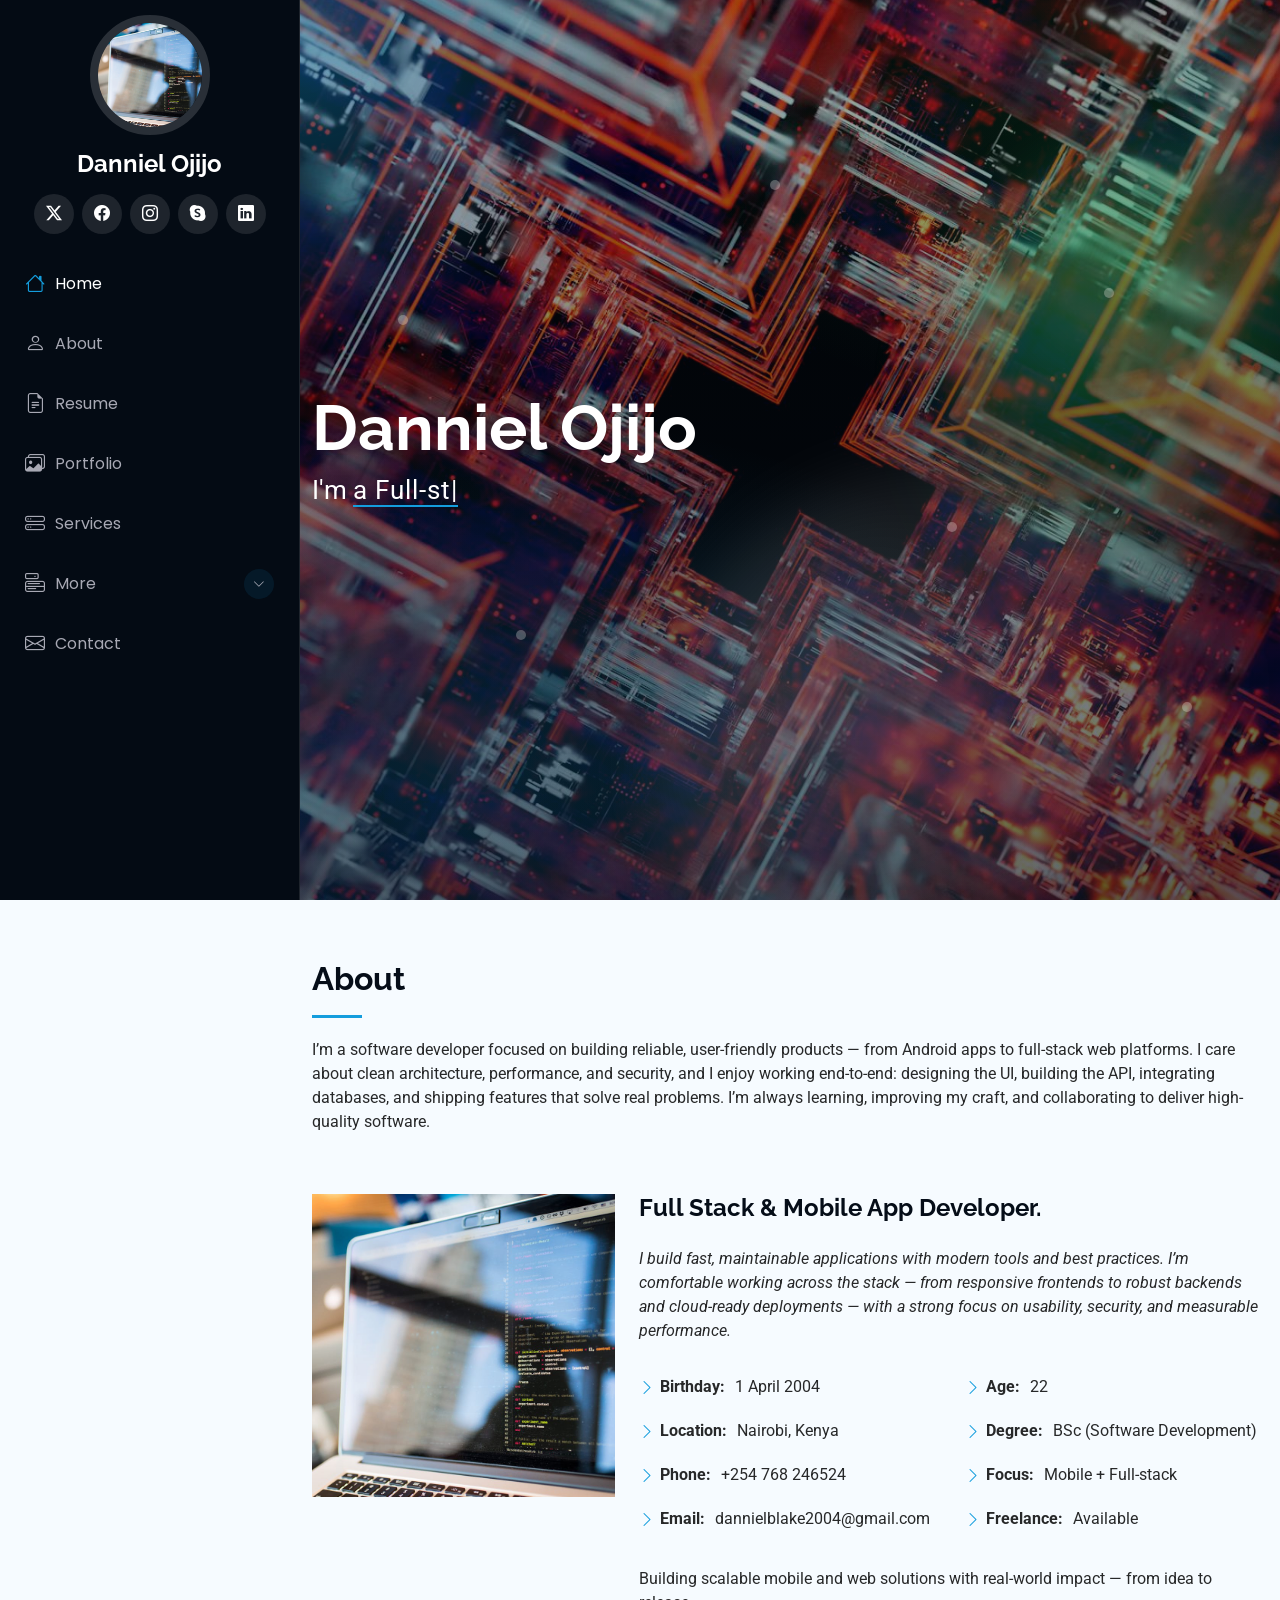
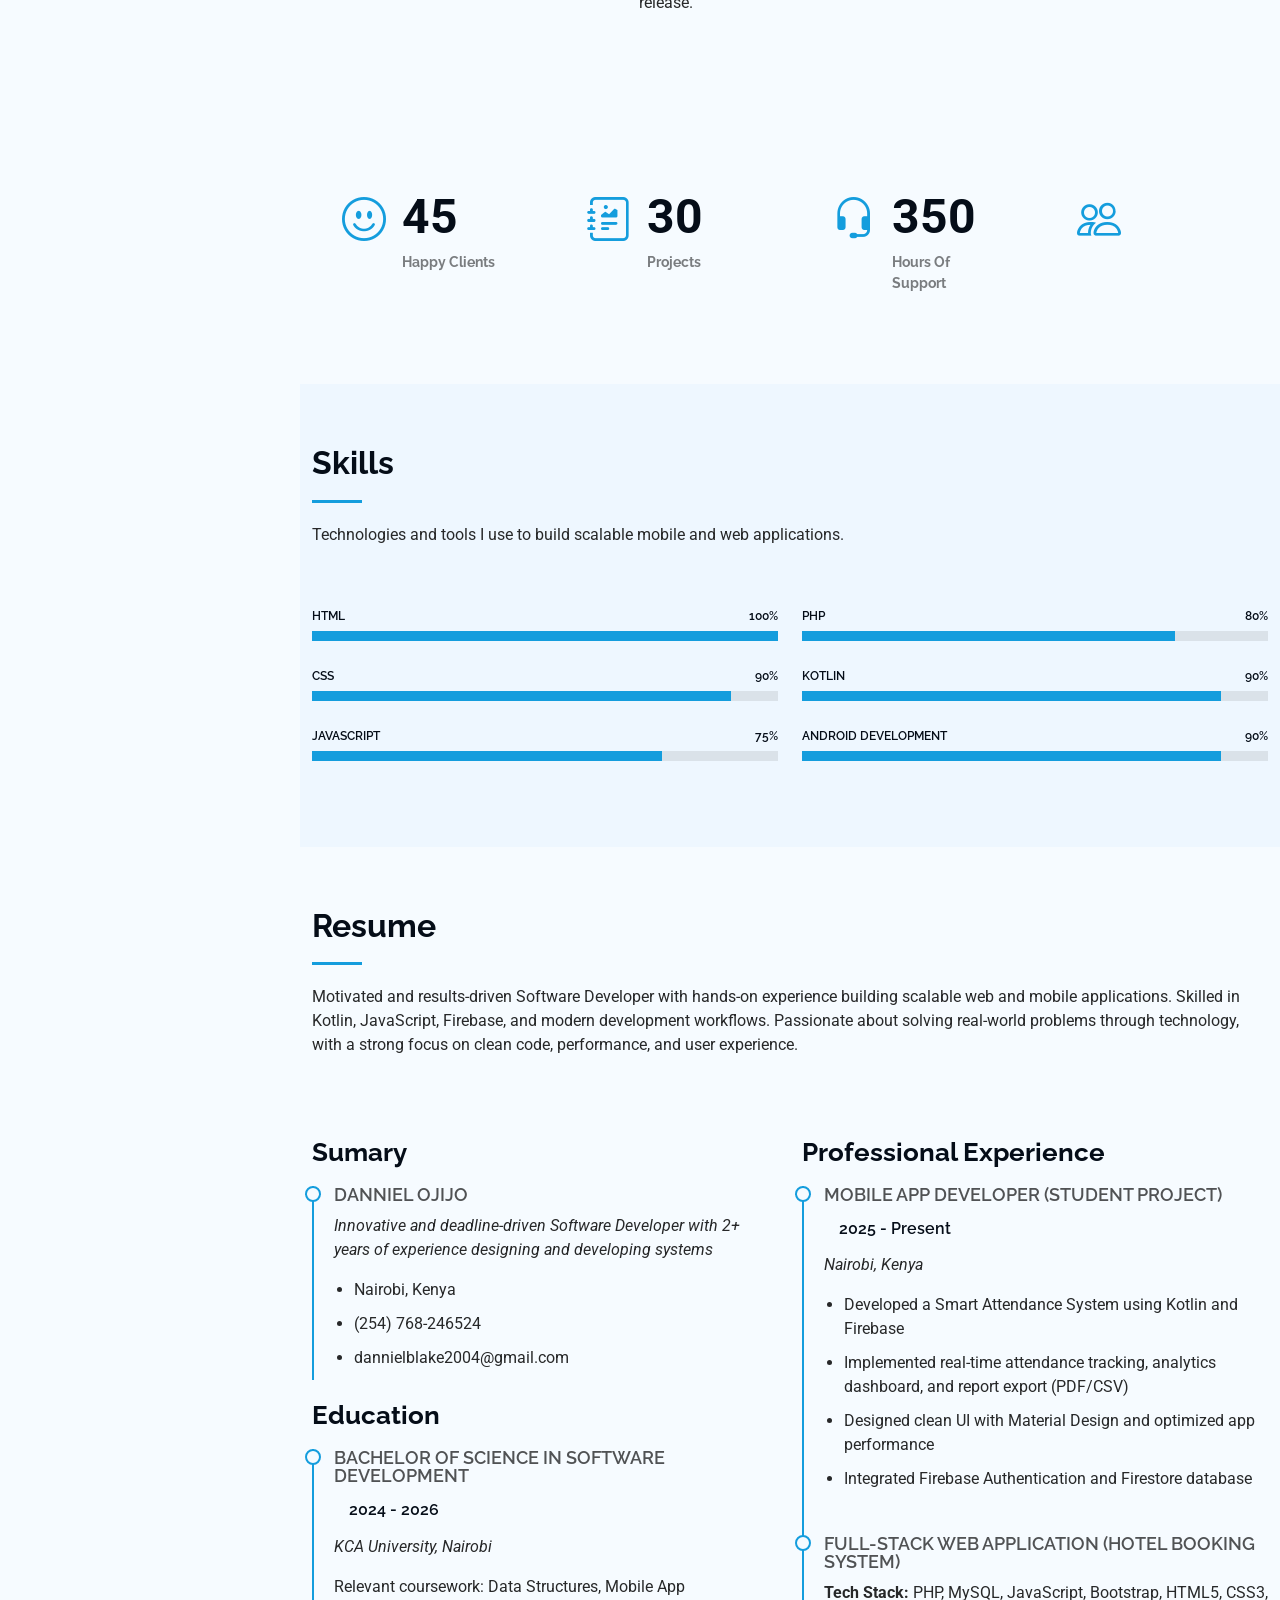
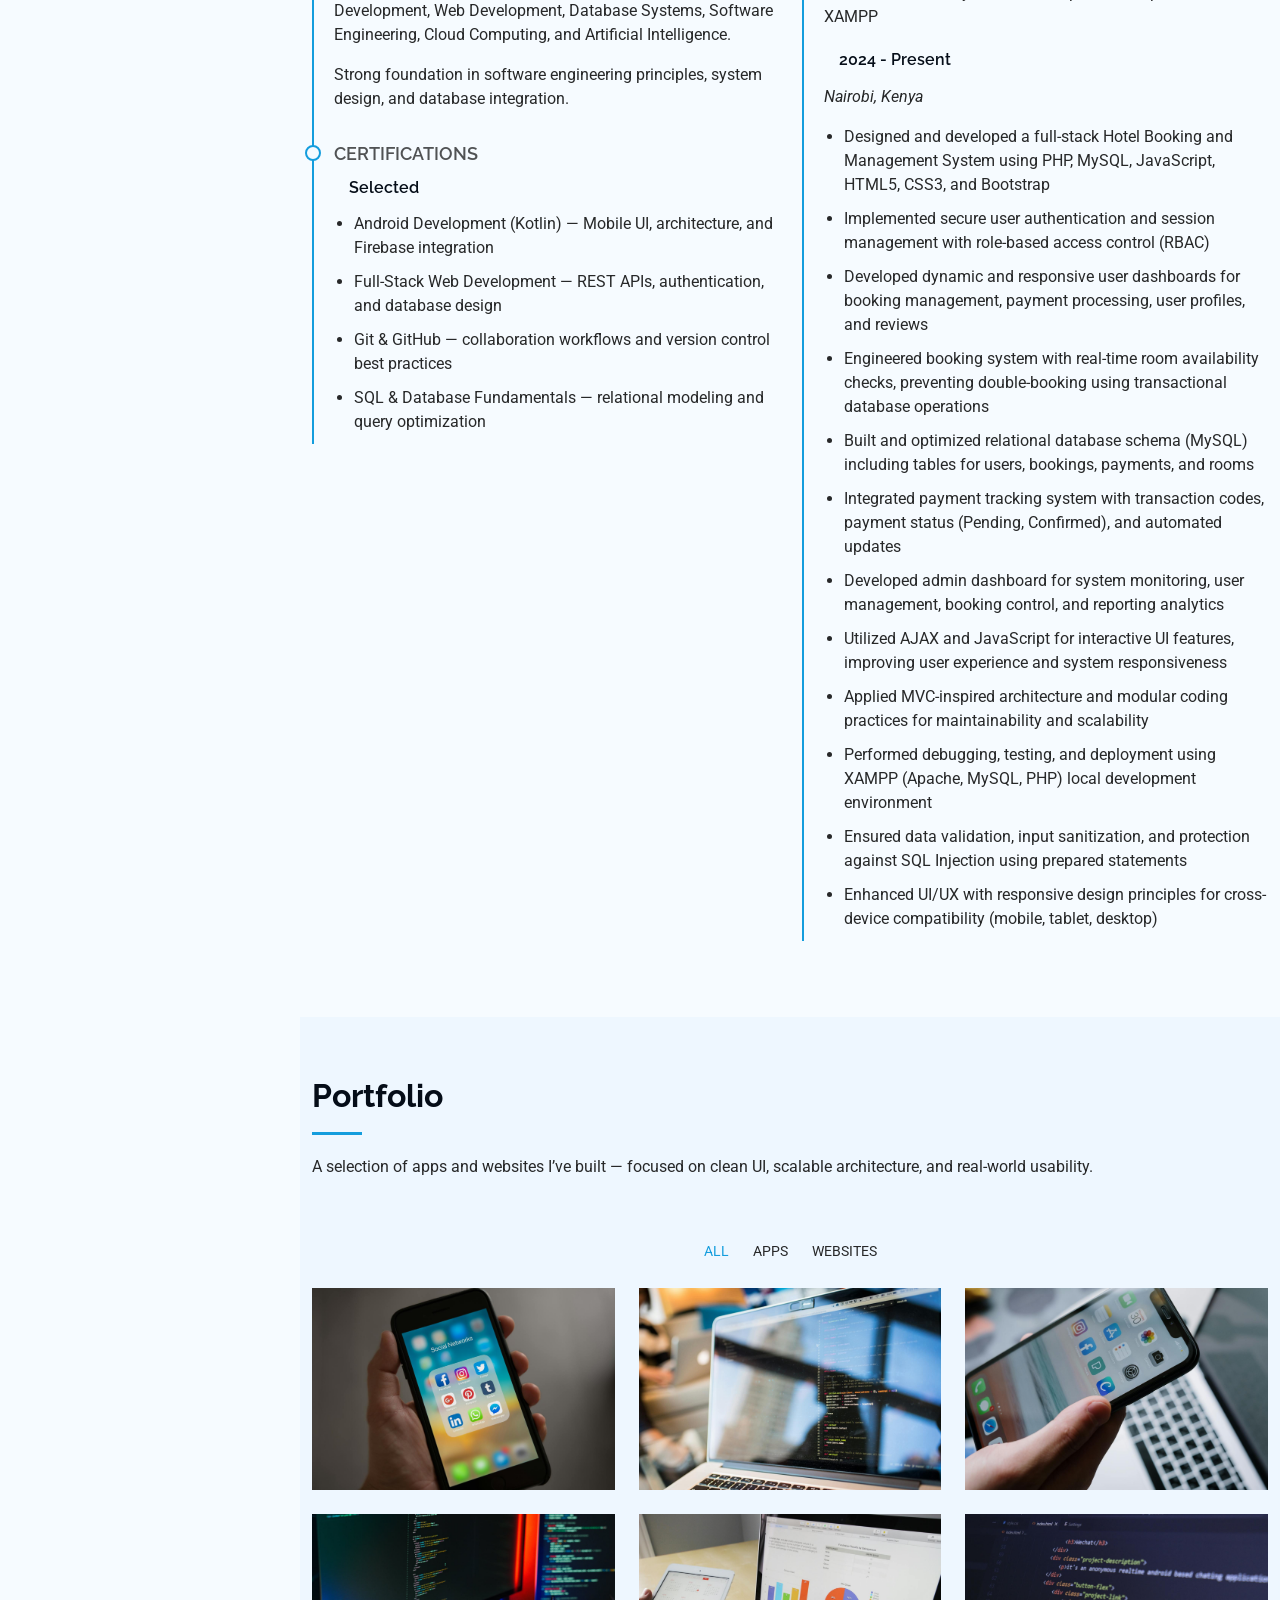
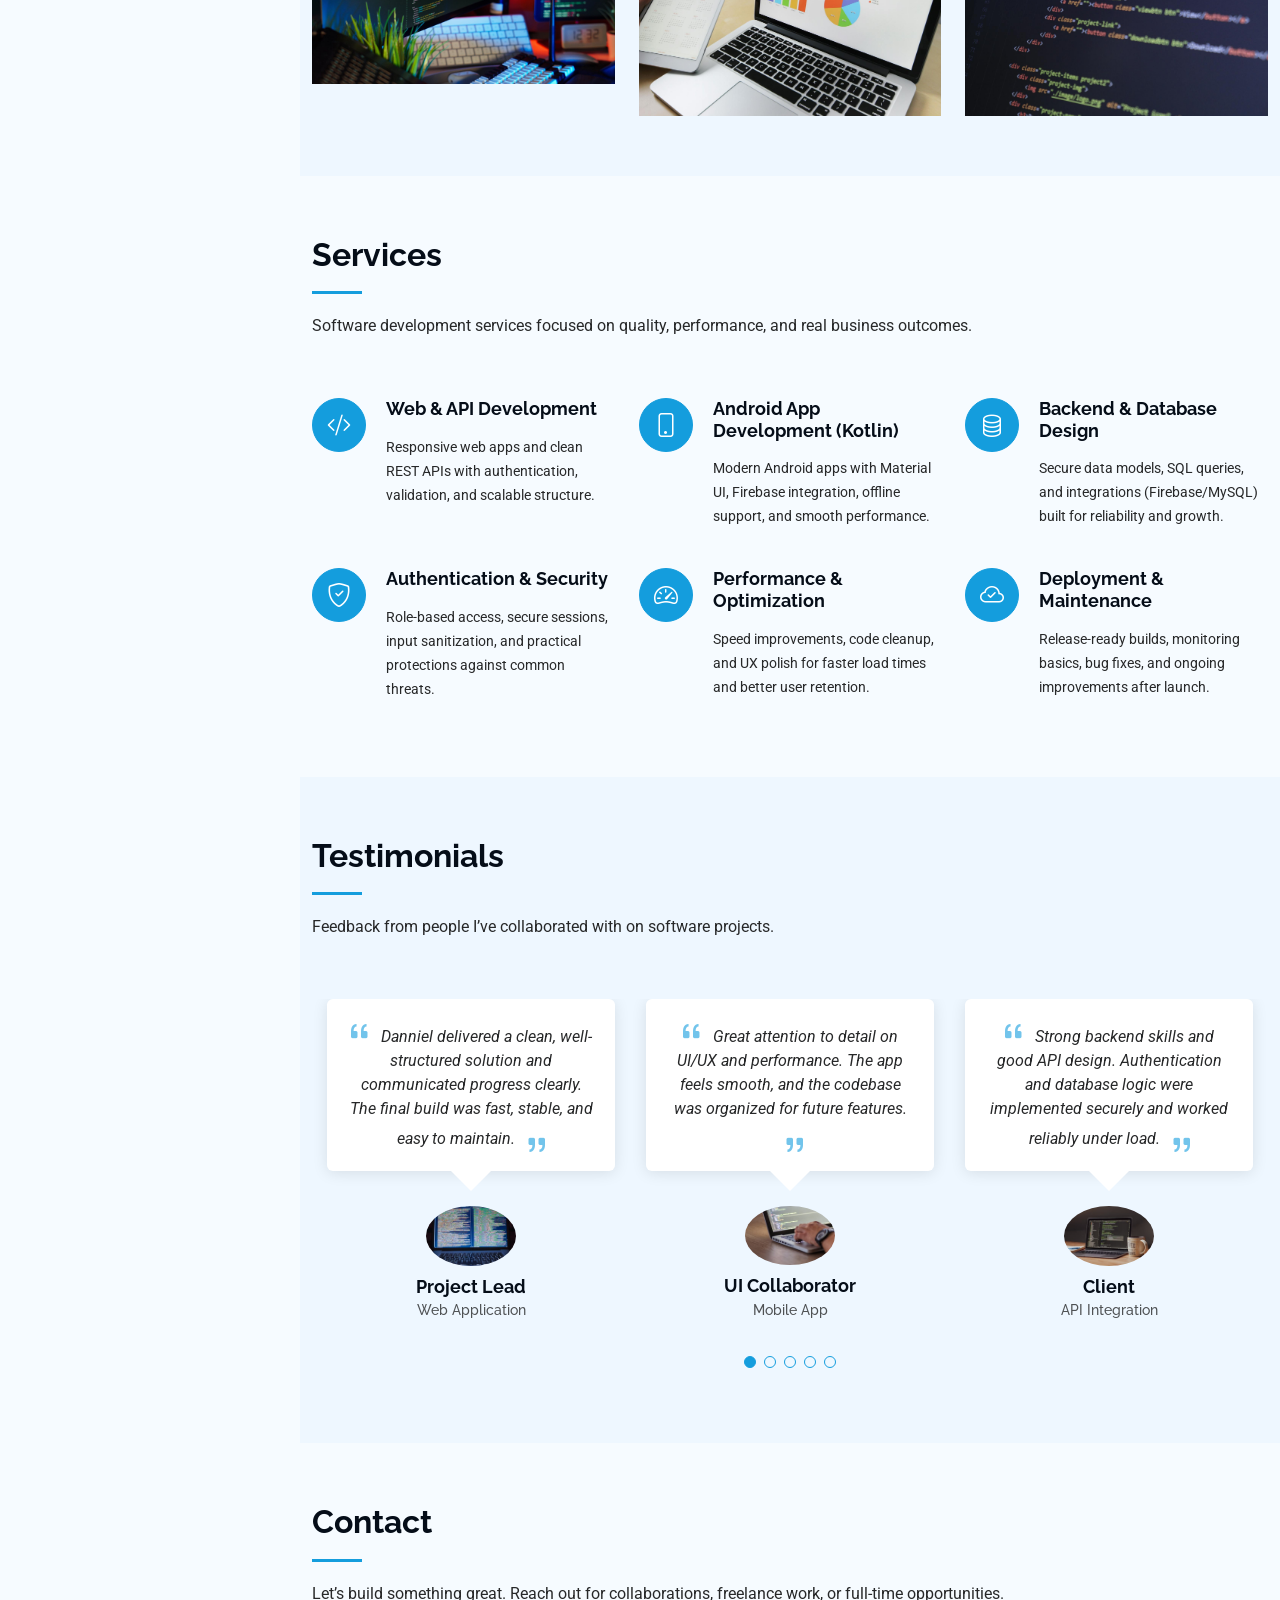
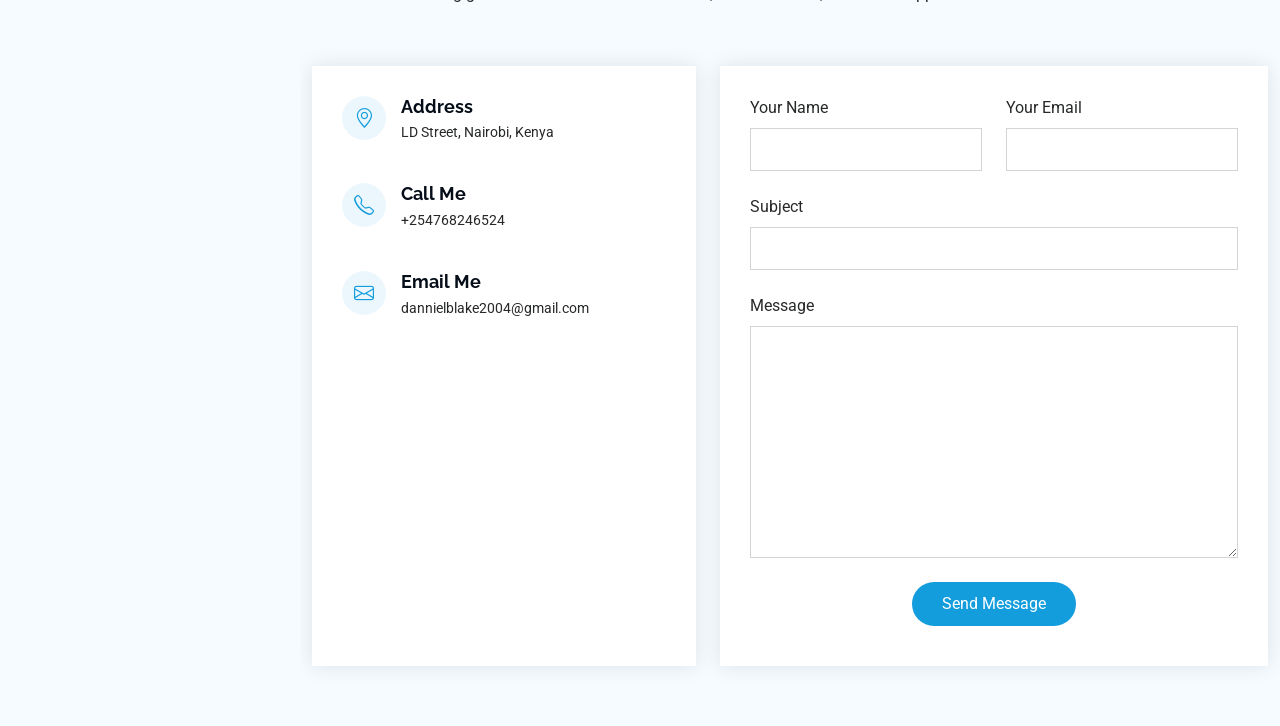
<file: index.html>
<!DOCTYPE html>
<html lang="en">

<head>
  <meta charset="utf-8">
  <meta content="width=device-width, initial-scale=1.0" name="viewport">
  <title>Danniel Ojijo | Software Developer</title>
  <meta name="description" content="Danniel Ojijo — software developer specializing in full-stack web apps and Android (Kotlin). I build fast, secure, user-focused products with clean code and scalable architecture.">
  <meta name="keywords" content="Software Developer, Full Stack Developer, Android Developer, Kotlin, JavaScript, Firebase, API Development, Nairobi, Kenya">
  <meta name="author" content="Danniel Ojijo">
  <meta name="robots" content="index, follow">
  <meta name="theme-color" content="#040b14">

  <meta property="og:title" content="Danniel Ojijo | Software Developer">
  <meta property="og:description" content="Full-stack and Android developer building fast, secure, user-focused products. Based in Nairobi, Kenya.">
  <meta property="og:type" content="website">
  <meta property="og:image" content="assets/img/my-profile-img.jpg">
  <meta property="og:locale" content="en_KE">
  <meta property="og:site_name" content="Danniel Ojijo">

  <meta name="twitter:card" content="summary_large_image">
  <meta name="twitter:title" content="Danniel Ojijo | Software Developer">
  <meta name="twitter:description" content="Full-stack and Android developer building fast, secure, user-focused products.">

  <!-- Favicons -->
  <link href="assets/img/favicon.png" rel="icon">
  <link href="assets/img/apple-touch-icon.png" rel="apple-touch-icon">

  <!-- Fonts -->
  <link href="https://fonts.googleapis.com" rel="preconnect">
  <link href="https://fonts.gstatic.com" rel="preconnect" crossorigin>
  <link href="https://fonts.googleapis.com/css2?family=Roboto:ital,wght@0,100;0,300;0,400;0,500;0,700;0,900;1,100;1,300;1,400;1,500;1,700;1,900&family=Poppins:ital,wght@0,100;0,200;0,300;0,400;0,500;0,600;0,700;0,800;0,900;1,100;1,200;1,300;1,400;1,500;1,600;1,700;1,800;1,900&family=Raleway:ital,wght@0,100;0,200;0,300;0,400;0,500;0,600;0,700;0,800;0,900;1,100;1,200;1,300;1,400;1,500;1,600;1,700;1,800;1,900&display=swap" rel="stylesheet">

  <!-- Vendor CSS Files -->
  <link href="assets/vendor/bootstrap/css/bootstrap.min.css" rel="stylesheet">
  <link href="assets/vendor/bootstrap-icons/bootstrap-icons.css" rel="stylesheet">
  <link href="assets/vendor/aos/aos.css" rel="stylesheet">
  <link href="assets/vendor/glightbox/css/glightbox.min.css" rel="stylesheet">
  <link href="assets/vendor/swiper/swiper-bundle.min.css" rel="stylesheet">

  <!-- Main CSS File -->
  <link href="assets/css/main.css" rel="stylesheet">

  <!-- =======================================================
  * Template Name: iPortfolio
  * Template URL: https://bootstrapmade.com/iportfolio-bootstrap-portfolio-websites-template/
  * Updated: Jun 29 2024 with Bootstrap v5.3.3
  * Author: BootstrapMade.com
  * License: https://bootstrapmade.com/license/
  ======================================================== -->
</head>

<body class="index-page">

  <header id="header" class="header dark-background d-flex flex-column">
    <i class="header-toggle d-xl-none bi bi-list"></i>

    <div class="profile-img">
      <img src="assets/img/my-profile-img.jpg" alt="" class="img-fluid rounded-circle">
    </div>

    <a href="index.html" class="logo d-flex align-items-center justify-content-center">
      <!-- Uncomment the line below if you also wish to use an image logo -->
      <!-- <img src="assets/img/logo.png" alt=""> -->
      <h1 class="sitename">Danniel Ojijo</h1>
    </a>

    <div class="social-links text-center">
      <a href="#" class="twitter"><i class="bi bi-twitter-x"></i></a>
      <a href="#" class="facebook"><i class="bi bi-facebook"></i></a>
      <a href="#" class="instagram"><i class="bi bi-instagram"></i></a>
      <a href="#" class="google-plus"><i class="bi bi-skype"></i></a>
      <a href="#" class="linkedin"><i class="bi bi-linkedin"></i></a>
    </div>

    <nav id="navmenu" class="navmenu">
      <ul>
        <li><a href="#hero" class="active"><i class="bi bi-house navicon"></i>Home</a></li>
        <li><a href="#about"><i class="bi bi-person navicon"></i> About</a></li>
        <li><a href="#resume"><i class="bi bi-file-earmark-text navicon"></i> Resume</a></li>
        <li><a href="#portfolio"><i class="bi bi-images navicon"></i> Portfolio</a></li>
        <li><a href="#services"><i class="bi bi-hdd-stack navicon"></i> Services</a></li>
        <li class="dropdown"><a href="#"><i class="bi bi-menu-button navicon"></i> <span>More</span> <i class="bi bi-chevron-down toggle-dropdown"></i></a>
          <ul>
            <li><a href="portfolio-details.html">Portfolio Details</a></li>
            <li><a href="service-details.html">Service Details</a></li>
            <li><a href="starter-page.html">Case Studies</a></li>
          </ul>
        </li>
        <li><a href="#contact"><i class="bi bi-envelope navicon"></i> Contact</a></li>
      </ul>
    </nav>

  </header>

  <main class="main">

    <!-- Hero Section -->
    <section id="hero" class="hero section dark-background">

      <div class="hero-bg" aria-hidden="true"></div>
      <div class="hero-float" aria-hidden="true">
        <span class="blob blob-1"></span>
        <span class="blob blob-2"></span>
        <span class="blob blob-3"></span>
        <span class="dot dot-1"></span>
        <span class="dot dot-2"></span>
        <span class="dot dot-3"></span>
        <span class="dot dot-4"></span>
        <span class="dot dot-5"></span>
        <span class="dot dot-6"></span>
      </div>

      <div class="container" data-aos="fade-up" data-aos-delay="100">
        <h2>Danniel Ojijo</h2>
        <p>I'm <span class="typed" data-typed-items="a Full-stack Developer, an Android Developer (Kotlin), an API Builder, a Database Designer, a UI/UX-Minded Builder, a Firebase Integrator, a Performance Optimizer">Software Developer</span></p>
      </div>

    </section><!-- /Hero Section -->

    <!-- About Section -->
    <section id="about" class="about section">

      <!-- Section Title -->
      <div class="container section-title" data-aos="fade-up">
        <h2>About</h2>
        <p>
          I’m a software developer focused on building reliable, user-friendly products — from Android apps to full-stack web platforms.
          I care about clean architecture, performance, and security, and I enjoy working end-to-end: designing the UI, building the API, integrating databases, and shipping features that solve real problems.
          I’m always learning, improving my craft, and collaborating to deliver high-quality software.
        </p>
      </div><!-- End Section Title -->

      <div class="container" data-aos="fade-up" data-aos-delay="100">

        <div class="row gy-4 justify-content-center">
          <div class="col-lg-4">
            <img src="assets/img/my-profile-img.jpg" class="img-fluid" alt="Portrait of Danniel Ojijo" loading="lazy">
          </div>
          <div class="col-lg-8 content">
            <h2>Full Stack &amp; Mobile App Developer.</h2>
            <p class="fst-italic py-3">
              I build fast, maintainable applications with modern tools and best practices. I’m comfortable working across the stack — from responsive frontends to robust backends and cloud-ready deployments — with a strong focus on usability, security, and measurable performance.
            </p>
            <div class="row">
              <div class="col-lg-6">
                <ul>
                  <li><i class="bi bi-chevron-right"></i> <strong>Birthday:</strong> <span>1 April 2004</span></li>
                  <li><i class="bi bi-chevron-right"></i> <strong>Location:</strong> <span>Nairobi, Kenya</span></li>
                  <li><i class="bi bi-chevron-right"></i> <strong>Phone:</strong> <span>+254 768 246524</span></li>
                  <li><i class="bi bi-chevron-right"></i> <strong>Email:</strong> <span>dannielblake2004@gmail.com</span></li>
                </ul>
              </div>
              <div class="col-lg-6">
                <ul>
                  <li><i class="bi bi-chevron-right"></i> <strong>Age:</strong> <span>22</span></li>
                  <li><i class="bi bi-chevron-right"></i> <strong>Degree:</strong> <span>BSc (Software Development)</span></li>
                  <li><i class="bi bi-chevron-right"></i> <strong>Focus:</strong> <span>Mobile + Full-stack</span></li>
                  <li><i class="bi bi-chevron-right"></i> <strong>Freelance:</strong> <span>Available</span></li>
                </ul>
              </div>
            </div>
            <p class="py-3">
              Building scalable mobile and web solutions with real-world impact — from idea to release.
            </p>
          </div>
        </div>

      </div>

    </section><!-- /About Section -->

    <!-- Stats Section -->
    <section id="stats" class="stats section">

      <div class="container" data-aos="fade-up" data-aos-delay="100">

        <div class="row gy-4">

          <div class="col-lg-3 col-md-6">
            <div class="stats-item">
              <i class="bi bi-emoji-smile"></i>
              <span data-purecounter-start="0" data-purecounter-end="45" data-purecounter-duration="1" class="purecounter"></span>
              <p><strong>Happy Clients</strong></p>
            </div>
          </div><!-- End Stats Item -->

          <div class="col-lg-3 col-md-6">
            <div class="stats-item">
              <i class="bi bi-journal-richtext"></i>
              <span data-purecounter-start="0" data-purecounter-end="30" data-purecounter-duration="1" class="purecounter"></span>
              <p><strong>Projects</strong></p>
            </div>
          </div><!-- End Stats Item -->

          <div class="col-lg-3 col-md-6">
            <div class="stats-item">
              <i class="bi bi-headset"></i>
              <span data-purecounter-start="0" data-purecounter-end="350" data-purecounter-duration="1" class="purecounter"></span>
              <p><strong>Hours Of Support</strong></p>
            </div>
          </div><!-- End Stats Item -->

          <div class="col-lg-3 col-md-6">
            <div class="stats-item">
              <i class="bi bi-people"></i>
            </div>
          </div><!-- End Stats Item -->

        </div>

      </div>

    </section><!-- /Stats Section -->

    <!-- Skills Section -->
    <section id="skills" class="skills section light-background">

      <!-- Section Title -->
      <div class="container section-title" data-aos="fade-up">
        <h2>Skills</h2>
        <p>Technologies and tools I use to build scalable mobile and web applications.</p>
      </div><!-- End Section Title -->

      <div class="container" data-aos="fade-up" data-aos-delay="100">

        <div class="row skills-content skills-animation">

          <div class="col-lg-6">

            <div class="progress">
              <span class="skill"><span>HTML</span> <i class="val">100%</i></span>
              <div class="progress-bar-wrap">
                <div class="progress-bar" role="progressbar" aria-valuenow="100" aria-valuemin="0" aria-valuemax="100"></div>
              </div>
            </div><!-- End Skills Item -->

            <div class="progress">
              <span class="skill"><span>CSS</span> <i class="val">90%</i></span>
              <div class="progress-bar-wrap">
                <div class="progress-bar" role="progressbar" aria-valuenow="90" aria-valuemin="0" aria-valuemax="100"></div>
              </div>
            </div><!-- End Skills Item -->

            <div class="progress">
              <span class="skill"><span>JavaScript</span> <i class="val">75%</i></span>
              <div class="progress-bar-wrap">
                <div class="progress-bar" role="progressbar" aria-valuenow="75" aria-valuemin="0" aria-valuemax="100"></div>
              </div>
            </div><!-- End Skills Item -->

          </div>

          <div class="col-lg-6">

            <div class="progress">
              <span class="skill"><span>PHP</span> <i class="val">80%</i></span>
              <div class="progress-bar-wrap">
                <div class="progress-bar" role="progressbar" aria-valuenow="80" aria-valuemin="0" aria-valuemax="100"></div>
              </div>
            </div><!-- End Skills Item -->

            <div class="progress">
              <span class="skill"><span>Kotlin</span> <i class="val">90%</i></span>
              <div class="progress-bar-wrap">
                <div class="progress-bar" role="progressbar" aria-valuenow="90" aria-valuemin="0" aria-valuemax="100"></div>
              </div>
            </div><!-- End Skills Item -->

            <div class="progress">
              <span class="skill"><span>Android Development</span> <i class="val">90%</i></span>
              <div class="progress-bar-wrap">
                <div class="progress-bar" role="progressbar" aria-valuenow="90" aria-valuemin="0" aria-valuemax="100"></div>
              </div>
            </div><!-- End Skills Item -->

          </div>

        </div>

      </div>

    </section><!-- /Skills Section -->

    <!-- Resume Section -->
    <section id="resume" class="resume section">

      <!-- Section Title -->
      <div class="container section-title" data-aos="fade-up">
        <h2>Resume</h2>
        <p>Motivated and results-driven Software Developer with hands-on experience building scalable web and mobile applications. Skilled in Kotlin, JavaScript, Firebase, and modern development workflows. Passionate about solving real-world problems through technology, with a strong focus on clean code, performance, and user experience.</p>
      </div><!-- End Section Title -->

      <div class="container">

        <div class="row">

          <div class="col-lg-6" data-aos="fade-up" data-aos-delay="100">
            <h3 class="resume-title">Sumary</h3>

            <div class="resume-item pb-0">
              <h4>Danniel Ojijo</h4>
              <p><em>Innovative and deadline-driven Software Developer with 2+ years of experience designing and developing systems</em></p>
              <ul>
                <li>Nairobi, Kenya</li>
                <li>(254) 768-246524</li>
                <li>dannielblake2004@gmail.com</li>
              </ul>
            </div><!-- Edn Resume Item -->

            <h3 class="resume-title">Education</h3>
            <div class="resume-item">
              <h4>Bachelor of Science in Software Development</h4>
              <h5>2024 - 2026</h5>
              <p><em>KCA University, Nairobi</em></p>
              <p>Relevant coursework: Data Structures, Mobile App Development, Web Development, Database Systems, Software Engineering, Cloud Computing, and Artificial Intelligence.</p>
              <p>Strong foundation in software engineering principles, system design, and database integration.</p>
            </div><!-- Edn Resume Item -->

            <div class="resume-item">
              <h4>Certifications</h4>
              <h5>Selected</h5>
              <ul>
                <li>Android Development (Kotlin) — Mobile UI, architecture, and Firebase integration</li>
                <li>Full-Stack Web Development — REST APIs, authentication, and database design</li>
                <li>Git &amp; GitHub — collaboration workflows and version control best practices</li>
                <li>SQL &amp; Database Fundamentals — relational modeling and query optimization</li>
              </ul>
            </div><!-- Edn Resume Item -->

          </div>

          <div class="col-lg-6" data-aos="fade-up" data-aos-delay="200">
            <h3 class="resume-title">Professional Experience</h3>
            <div class="resume-item">
              <h4>Mobile App Developer (Student Project)</h4>
              <h5>2025 - Present</h5>
              <p><em>Nairobi, Kenya </em></p>
              <ul>
                <li>Developed a Smart Attendance System using Kotlin and Firebase</li>
                <li>Implemented real-time attendance tracking, analytics dashboard, and report export (PDF/CSV) </li>
                <li>Designed clean UI with Material Design and optimized app performance</li>
                <li>Integrated Firebase Authentication and Firestore database</li>
              </ul>
            </div><!-- Edn Resume Item -->

            <div class="resume-item">
              <h4>Full-Stack Web Application (Hotel Booking System)</h4>
              <p><strong>Tech Stack:</strong> PHP, MySQL, JavaScript, Bootstrap, HTML5, CSS3, XAMPP</p>
              <h5>2024 - Present</h5>
              <p><em>Nairobi, Kenya</em></p>
              <ul>
                <li>Designed and developed a full-stack Hotel Booking and Management System using PHP, MySQL, JavaScript, HTML5, CSS3, and Bootstrap</li>
                <li>Implemented secure user authentication and session management with role-based access control (RBAC)</li>
                <li>Developed dynamic and responsive user dashboards for booking management, payment processing, user profiles, and reviews</li>
                <li>Engineered booking system with real-time room availability checks, preventing double-booking using transactional database operations</li>
                <li>Built and optimized relational database schema (MySQL) including tables for users, bookings, payments, and rooms</li>
                <li>Integrated payment tracking system with transaction codes, payment status (Pending, Confirmed), and automated updates</li>
                <li>Developed admin dashboard for system monitoring, user management, booking control, and reporting analytics</li>
                <li>Utilized AJAX and JavaScript for interactive UI features, improving user experience and system responsiveness</li>
                <li>Applied MVC-inspired architecture and modular coding practices for maintainability and scalability</li>
                <li>Performed debugging, testing, and deployment using XAMPP (Apache, MySQL, PHP) local development environment</li>
                <li>Ensured data validation, input sanitization, and protection against SQL Injection using prepared statements</li>
                <li>Enhanced UI/UX with responsive design principles for cross-device compatibility (mobile, tablet, desktop)</li>
              </ul>
            </div>

          </div>

        </div>

      </div>

    </section><!-- /Resume Section -->

    <!-- Portfolio Section -->
    <section id="portfolio" class="portfolio section light-background">

      <!-- Section Title -->
      <div class="container section-title" data-aos="fade-up">
        <h2>Portfolio</h2>
        <p>A selection of apps and websites I’ve built — focused on clean UI, scalable architecture, and real-world usability.</p>
      </div><!-- End Section Title -->

      <div class="container">

        <div class="isotope-layout" data-default-filter="*" data-layout="masonry" data-sort="original-order">

          <ul class="portfolio-filters isotope-filters" data-aos="fade-up" data-aos-delay="100">
            <li data-filter="*" class="filter-active">All</li>
            <li data-filter=".filter-app">Apps</li>
            <li data-filter=".filter-web">Websites</li>
          </ul><!-- End Portfolio Filters -->

          <div class="row gy-4 isotope-container" data-aos="fade-up" data-aos-delay="200">

            <div class="col-lg-4 col-md-6 portfolio-item isotope-item filter-app">
              <div class="portfolio-content h-100">
                <img src="assets/img/portfolio/app-1.jpg" class="img-fluid" alt="Mobile app screenshot" loading="lazy">
                <div class="portfolio-info">
                  <h4>Mobile App</h4>
                  <p>Clean UI with a modern mobile experience</p>
                  <a href="assets/img/portfolio/app-1.jpg" title="Mobile App" data-gallery="portfolio-gallery-app" class="glightbox preview-link"><i class="bi bi-zoom-in"></i></a>
                  <a href="portfolio-details.html" title="More Details" class="details-link"><i class="bi bi-link-45deg"></i></a>
                </div>
              </div>
            </div><!-- End Portfolio Item -->

            <div class="col-lg-4 col-md-6 portfolio-item isotope-item filter-web">
              <div class="portfolio-content h-100">
                <img src="assets/img/portfolio/product-1.jpg" class="img-fluid" alt="Website screenshot" loading="lazy">
                <div class="portfolio-info">
                  <h4>Website</h4>
                  <p>Responsive layout and user-focused design</p>
                  <a href="assets/img/portfolio/product-1.jpg" title="Website" data-gallery="portfolio-gallery-web" class="glightbox preview-link"><i class="bi bi-zoom-in"></i></a>
                  <a href="portfolio-details.html" title="More Details" class="details-link"><i class="bi bi-link-45deg"></i></a>
                </div>
              </div>
            </div><!-- End Portfolio Item -->

            <div class="col-lg-4 col-md-6 portfolio-item isotope-item filter-app">
              <div class="portfolio-content h-100">
                <img src="assets/img/portfolio/app-2.jpg" class="img-fluid" alt="Mobile app screenshot" loading="lazy">
                <div class="portfolio-info">
                  <h4>Android App</h4>
                  <p>Fast performance and smooth navigation</p>
                  <a href="assets/img/portfolio/app-2.jpg" title="Android App" data-gallery="portfolio-gallery-app" class="glightbox preview-link"><i class="bi bi-zoom-in"></i></a>
                  <a href="portfolio-details.html" title="More Details" class="details-link"><i class="bi bi-link-45deg"></i></a>
                </div>
              </div>
            </div><!-- End Portfolio Item -->

            <div class="col-lg-4 col-md-6 portfolio-item isotope-item filter-web">
              <div class="portfolio-content h-100">
                <img src="assets/img/portfolio/product-2.jpg" class="img-fluid" alt="Dashboard website screenshot" loading="lazy">
                <div class="portfolio-info">
                  <h4>Web Dashboard</h4>
                  <p>Admin panels, analytics, and data views</p>
                  <a href="assets/img/portfolio/product-2.jpg" title="Web Dashboard" data-gallery="portfolio-gallery-web" class="glightbox preview-link"><i class="bi bi-zoom-in"></i></a>
                  <a href="portfolio-details.html" title="More Details" class="details-link"><i class="bi bi-link-45deg"></i></a>
                </div>
              </div>
            </div><!-- End Portfolio Item -->

            <div class="col-lg-4 col-md-6 portfolio-item isotope-item filter-app">
              <div class="portfolio-content h-100">
                <img src="assets/img/portfolio/app-3.jpg" class="img-fluid" alt="Mobile app screenshot" loading="lazy">
                <div class="portfolio-info">
                  <h4>App UI</h4>
                  <p>Usability-first interfaces built for users</p>
                  <a href="assets/img/portfolio/app-3.jpg" title="App UI" data-gallery="portfolio-gallery-app" class="glightbox preview-link"><i class="bi bi-zoom-in"></i></a>
                  <a href="portfolio-details.html" title="More Details" class="details-link"><i class="bi bi-link-45deg"></i></a>
                </div>
              </div>
            </div><!-- End Portfolio Item -->

            <div class="col-lg-4 col-md-6 portfolio-item isotope-item filter-web">
              <div class="portfolio-content h-100">
                <img src="assets/img/portfolio/product-3.jpg" class="img-fluid" alt="Website screenshot" loading="lazy">
                <div class="portfolio-info">
                  <h4>Website Build</h4>
                  <p>Fast, responsive pages with solid UX</p>
                  <a href="assets/img/portfolio/product-3.jpg" title="Website Build" data-gallery="portfolio-gallery-web" class="glightbox preview-link"><i class="bi bi-zoom-in"></i></a>
                  <a href="portfolio-details.html" title="More Details" class="details-link"><i class="bi bi-link-45deg"></i></a>
                </div>
              </div>
            </div><!-- End Portfolio Item -->

          </div><!-- End Portfolio Container -->

        </div>

      </div>

    </section><!-- /Portfolio Section -->

    <!-- Services Section -->
    <section id="services" class="services section">

      <!-- Section Title -->
      <div class="container section-title" data-aos="fade-up">
        <h2>Services</h2>
        <p>Software development services focused on quality, performance, and real business outcomes.</p>
      </div><!-- End Section Title -->

      <div class="container">

        <div class="row gy-4">

          <div class="col-lg-4 col-md-6 service-item d-flex" data-aos="fade-up" data-aos-delay="100">
            <div class="icon flex-shrink-0"><i class="bi bi-code-slash"></i></div>
            <div>
              <h4 class="title"><a href="service-details.html" class="stretched-link">Web &amp; API Development</a></h4>
              <p class="description">Responsive web apps and clean REST APIs with authentication, validation, and scalable structure.</p>
            </div>
          </div>
          <!-- End Service Item -->

          <div class="col-lg-4 col-md-6 service-item d-flex" data-aos="fade-up" data-aos-delay="200">
            <div class="icon flex-shrink-0"><i class="bi bi-phone"></i></div>
            <div>
              <h4 class="title"><a href="service-details.html" class="stretched-link">Android App Development (Kotlin)</a></h4>
              <p class="description">Modern Android apps with Material UI, Firebase integration, offline support, and smooth performance.</p>
            </div>
          </div><!-- End Service Item -->

          <div class="col-lg-4 col-md-6 service-item d-flex" data-aos="fade-up" data-aos-delay="300">
            <div class="icon flex-shrink-0"><i class="bi bi-database"></i></div>
            <div>
              <h4 class="title"><a href="service-details.html" class="stretched-link">Backend &amp; Database Design</a></h4>
              <p class="description">Secure data models, SQL queries, and integrations (Firebase/MySQL) built for reliability and growth.</p>
            </div>
          </div><!-- End Service Item -->

          <div class="col-lg-4 col-md-6 service-item d-flex" data-aos="fade-up" data-aos-delay="400">
            <div class="icon flex-shrink-0"><i class="bi bi-shield-check"></i></div>
            <div>
              <h4 class="title"><a href="service-details.html" class="stretched-link">Authentication &amp; Security</a></h4>
              <p class="description">Role-based access, secure sessions, input sanitization, and practical protections against common threats.</p>
            </div>
          </div><!-- End Service Item -->

          <div class="col-lg-4 col-md-6 service-item d-flex" data-aos="fade-up" data-aos-delay="500">
            <div class="icon flex-shrink-0"><i class="bi bi-speedometer2"></i></div>
            <div>
              <h4 class="title"><a href="service-details.html" class="stretched-link">Performance &amp; Optimization</a></h4>
              <p class="description">Speed improvements, code cleanup, and UX polish for faster load times and better user retention.</p>
            </div>
          </div><!-- End Service Item -->

          <div class="col-lg-4 col-md-6 service-item d-flex" data-aos="fade-up" data-aos-delay="600">
            <div class="icon flex-shrink-0"><i class="bi bi-cloud-check"></i></div>
            <div>
              <h4 class="title"><a href="service-details.html" class="stretched-link">Deployment &amp; Maintenance</a></h4>
              <p class="description">Release-ready builds, monitoring basics, bug fixes, and ongoing improvements after launch.</p>
            </div>
          </div><!-- End Service Item -->

        </div>

      </div>

    </section><!-- /Services Section -->

    <!-- Testimonials Section -->
    <section id="testimonials" class="testimonials section light-background">

      <!-- Section Title -->
      <div class="container section-title" data-aos="fade-up">
        <h2>Testimonials</h2>
        <p>Feedback from people I’ve collaborated with on software projects.</p>
      </div><!-- End Section Title -->

      <div class="container" data-aos="fade-up" data-aos-delay="100">

        <div class="swiper init-swiper">
          <script type="application/json" class="swiper-config">
            {
              "loop": true,
              "speed": 600,
              "autoplay": {
                "delay": 5000
              },
              "slidesPerView": "auto",
              "pagination": {
                "el": ".swiper-pagination",
                "type": "bullets",
                "clickable": true
              },
              "breakpoints": {
                "320": {
                  "slidesPerView": 1,
                  "spaceBetween": 40
                },
                "1200": {
                  "slidesPerView": 3,
                  "spaceBetween": 1
                }
              }
            }
          </script>
          <div class="swiper-wrapper">

            <div class="swiper-slide">
              <div class="testimonial-item">
                <p>
                  <i class="bi bi-quote quote-icon-left"></i>
                  <span>Danniel delivered a clean, well-structured solution and communicated progress clearly. The final build was fast, stable, and easy to maintain.</span>
                  <i class="bi bi-quote quote-icon-right"></i>
                </p>
                <img src="assets/img/testimonials/testimonials-1.jpg" class="testimonial-img" alt="Tech illustration" loading="lazy">
                <h3>Project Lead</h3>
                <h4>Web Application</h4>
              </div>
            </div><!-- End testimonial item -->

            <div class="swiper-slide">
              <div class="testimonial-item">
                <p>
                  <i class="bi bi-quote quote-icon-left"></i>
                  <span>Great attention to detail on UI/UX and performance. The app feels smooth, and the codebase was organized for future features.</span>
                  <i class="bi bi-quote quote-icon-right"></i>
                </p>
                <img src="assets/img/testimonials/testimonials-2.jpg" class="testimonial-img" alt="Tech illustration" loading="lazy">
                <h3>UI Collaborator</h3>
                <h4>Mobile App</h4>
              </div>
            </div><!-- End testimonial item -->

            <div class="swiper-slide">
              <div class="testimonial-item">
                <p>
                  <i class="bi bi-quote quote-icon-left"></i>
                  <span>Strong backend skills and good API design. Authentication and database logic were implemented securely and worked reliably under load.</span>
                  <i class="bi bi-quote quote-icon-right"></i>
                </p>
                <img src="assets/img/testimonials/testimonials-3.jpg" class="testimonial-img" alt="Tech illustration" loading="lazy">
                <h3>Client</h3>
                <h4>API Integration</h4>
              </div>
            </div><!-- End testimonial item -->

            <div class="swiper-slide">
              <div class="testimonial-item">
                <p>
                  <i class="bi bi-quote quote-icon-left"></i>
                  <span>Very responsive and professional. Bugs were fixed quickly, and improvements were suggested that made the product better than the original plan.</span>
                  <i class="bi bi-quote quote-icon-right"></i>
                </p>
                <img src="assets/img/testimonials/testimonials-4.jpg" class="testimonial-img" alt="Tech illustration" loading="lazy">
                <h3>Startup Owner</h3>
                <h4>Product MVP</h4>
              </div>
            </div><!-- End testimonial item -->

            <div class="swiper-slide">
              <div class="testimonial-item">
                <p>
                  <i class="bi bi-quote quote-icon-left"></i>
                  <span>Clear communication, great delivery speed, and strong code quality. The project was easy to review and deploy.</span>
                  <i class="bi bi-quote quote-icon-right"></i>
                </p>
                <img src="assets/img/testimonials/testimonials-5.jpg" class="testimonial-img" alt="Tech illustration" loading="lazy">
                <h3>Teammate</h3>
                <h4>Team Project</h4>
              </div>
            </div><!-- End testimonial item -->

          </div>
          <div class="swiper-pagination"></div>
        </div>

      </div>

    </section><!-- /Testimonials Section -->

    <!-- Contact Section -->
    <section id="contact" class="contact section">

      <!-- Section Title -->
      <div class="container section-title" data-aos="fade-up">
        <h2>Contact</h2>
        <p>Let’s build something great. Reach out for collaborations, freelance work, or full-time opportunities.</p>
      </div><!-- End Section Title -->

      <div class="container" data-aos="fade-up" data-aos-delay="100">

        <div class="row gy-4">

          <div class="col-lg-5">

            <div class="info-wrap">
              <div class="info-item d-flex" data-aos="fade-up" data-aos-delay="200">
                <i class="bi bi-geo-alt flex-shrink-0"></i>
                <div>
                  <h3>Address</h3>
                  <p>LD Street, Nairobi, Kenya</p>
                </div>
              </div><!-- End Info Item -->

              <div class="info-item d-flex" data-aos="fade-up" data-aos-delay="300">
                <i class="bi bi-telephone flex-shrink-0"></i>
                <div>
                  <h3>Call Me</h3>
                  <p>+254768246524</p>
                </div>
              </div><!-- End Info Item -->

              <div class="info-item d-flex" data-aos="fade-up" data-aos-delay="400">
                <i class="bi bi-envelope flex-shrink-0"></i>
                <div>
                  <h3>Email Me</h3>
                  <p>dannielblake2004@gmail.com</p>
                </div>
              </div><!-- End Info Item -->

              <iframe
                src="https://www.openstreetmap.org/export/embed.html?bbox=33.899%2C-4.807%2C42.283%2C5.034&amp;layer=mapnik&amp;marker=-1.286389%2C36.817223"
                frameborder="0"
                style="border:0; width: 100%; height: 270px;"
                allowfullscreen=""
                loading="lazy"
                referrerpolicy="no-referrer-when-downgrade"></iframe>
            </div>
          </div>

          <div class="col-lg-7">
            <form action="forms/contact.php" method="post" class="php-email-form" data-aos="fade-up" data-aos-delay="200">
              <div class="row gy-4">

                <div class="col-md-6">
                  <label for="name-field" class="pb-2">Your Name</label>
                  <input type="text" name="name" id="name-field" class="form-control" required="">
                </div>

                <div class="col-md-6">
                  <label for="email-field" class="pb-2">Your Email</label>
                  <input type="email" class="form-control" name="email" id="email-field" required="">
                </div>

                <div class="col-md-12">
                  <label for="subject-field" class="pb-2">Subject</label>
                  <input type="text" class="form-control" name="subject" id="subject-field" required="">
                </div>

                <div class="col-md-12">
                  <label for="message-field" class="pb-2">Message</label>
                  <textarea class="form-control" name="message" rows="10" id="message-field" required=""></textarea>
                </div>

                <div class="col-md-12 text-center">
                  <div class="loading">Loading</div>
                  <div class="error-message"></div>
                  <div class="sent-message">Your message has been sent. Thank you!</div>

                  <button type="submit">Send Message</button>
                </div>

              </div>
            </form>
          </div><!-- End Contact Form -->

        </div>

      </div>

    </section><!-- /Contact Section -->

  </main>


  <!-- Scroll Top -->
  <a href="#" id="scroll-top" class="scroll-top d-flex align-items-center justify-content-center"><i class="bi bi-arrow-up-short"></i></a>

  <!-- Preloader -->
  <div id="preloader"></div>

  <!-- Vendor JS Files -->
  <script src="assets/vendor/bootstrap/js/bootstrap.bundle.min.js"></script>
  <script src="assets/vendor/php-email-form/validate.js"></script>
  <script src="assets/vendor/aos/aos.js"></script>
  <script src="assets/vendor/typed.js/typed.umd.js"></script>
  <script src="assets/vendor/purecounter/purecounter_vanilla.js"></script>
  <script src="assets/vendor/waypoints/noframework.waypoints.js"></script>
  <script src="assets/vendor/glightbox/js/glightbox.min.js"></script>
  <script src="assets/vendor/imagesloaded/imagesloaded.pkgd.min.js"></script>
  <script src="assets/vendor/isotope-layout/isotope.pkgd.min.js"></script>
  <script src="assets/vendor/swiper/swiper-bundle.min.js"></script>

  <!-- Main JS File -->
  <script src="assets/js/main.js"></script>

</body>

</html>
</file>
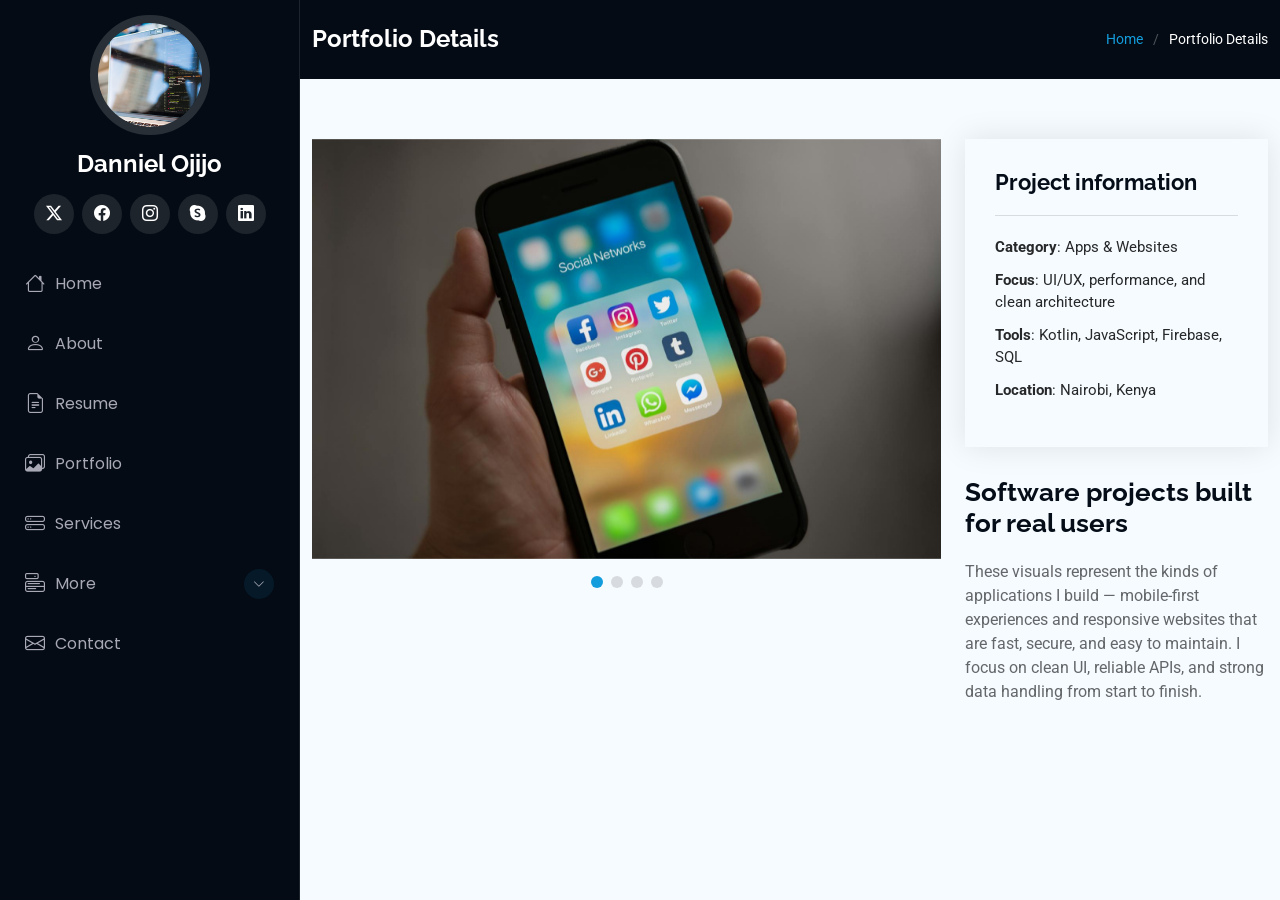
<file: portfolio-details.html>
<!DOCTYPE html>
<html lang="en">

<head>
  <meta charset="utf-8">
  <meta content="width=device-width, initial-scale=1.0" name="viewport">
  <title>Portfolio Details | Danniel Ojijo</title>
  <meta name="description" content="Project details from Danniel Ojijo’s portfolio — software development work across web and mobile.">
  <meta name="keywords" content="Portfolio, Software Projects, Full Stack, Android Kotlin, APIs">
  <meta name="robots" content="index, follow">

  <!-- Favicons -->
  <link href="assets/img/favicon.png" rel="icon">
  <link href="assets/img/apple-touch-icon.png" rel="apple-touch-icon">

  <!-- Fonts -->
  <link href="https://fonts.googleapis.com" rel="preconnect">
  <link href="https://fonts.gstatic.com" rel="preconnect" crossorigin>
  <link href="https://fonts.googleapis.com/css2?family=Roboto:ital,wght@0,100;0,300;0,400;0,500;0,700;0,900;1,100;1,300;1,400;1,500;1,700;1,900&family=Poppins:ital,wght@0,100;0,200;0,300;0,400;0,500;0,600;0,700;0,800;0,900;1,100;1,200;1,300;1,400;1,500;1,600;1,700;1,800;1,900&family=Raleway:ital,wght@0,100;0,200;0,300;0,400;0,500;0,600;0,700;0,800;0,900;1,100;1,200;1,300;1,400;1,500;1,600;1,700;1,800;1,900&display=swap" rel="stylesheet">

  <!-- Vendor CSS Files -->
  <link href="assets/vendor/bootstrap/css/bootstrap.min.css" rel="stylesheet">
  <link href="assets/vendor/bootstrap-icons/bootstrap-icons.css" rel="stylesheet">
  <link href="assets/vendor/aos/aos.css" rel="stylesheet">
  <link href="assets/vendor/glightbox/css/glightbox.min.css" rel="stylesheet">
  <link href="assets/vendor/swiper/swiper-bundle.min.css" rel="stylesheet">

  <!-- Main CSS File -->
  <link href="assets/css/main.css" rel="stylesheet">

  <!-- =======================================================
  * Template Name: iPortfolio
  * Template URL: https://bootstrapmade.com/iportfolio-bootstrap-portfolio-websites-template/
  * Updated: Jun 29 2024 with Bootstrap v5.3.3
  * Author: BootstrapMade.com
  * License: https://bootstrapmade.com/license/
  ======================================================== -->
</head>

<body class="portfolio-details-page">

  <header id="header" class="header dark-background d-flex flex-column">
    <i class="header-toggle d-xl-none bi bi-list"></i>

    <div class="profile-img">
      <img src="assets/img/my-profile-img.jpg" alt="" class="img-fluid rounded-circle">
    </div>

    <a href="index.html" class="logo d-flex align-items-center justify-content-center">
      <!-- Uncomment the line below if you also wish to use an image logo -->
      <!-- <img src="assets/img/logo.png" alt=""> -->
      <h1 class="sitename">Danniel Ojijo</h1>
    </a>

    <div class="social-links text-center">
      <a href="#" class="twitter"><i class="bi bi-twitter-x"></i></a>
      <a href="#" class="facebook"><i class="bi bi-facebook"></i></a>
      <a href="#" class="instagram"><i class="bi bi-instagram"></i></a>
      <a href="#" class="google-plus"><i class="bi bi-skype"></i></a>
      <a href="#" class="linkedin"><i class="bi bi-linkedin"></i></a>
    </div>

    <nav id="navmenu" class="navmenu">
      <ul>
        <li><a href="index.html#hero"><i class="bi bi-house navicon"></i>Home</a></li>
        <li><a href="index.html#about"><i class="bi bi-person navicon"></i> About</a></li>
        <li><a href="index.html#resume"><i class="bi bi-file-earmark-text navicon"></i> Resume</a></li>
        <li><a href="index.html#portfolio"><i class="bi bi-images navicon"></i> Portfolio</a></li>
        <li><a href="index.html#services"><i class="bi bi-hdd-stack navicon"></i> Services</a></li>
        <li class="dropdown"><a href="#"><i class="bi bi-menu-button navicon"></i> <span>More</span> <i class="bi bi-chevron-down toggle-dropdown"></i></a>
          <ul>
            <li><a href="portfolio-details.html">Portfolio Details</a></li>
            <li><a href="service-details.html">Service Details</a></li>
            <li><a href="starter-page.html">Case Studies</a></li>
          </ul>
        </li>
        <li><a href="index.html#contact"><i class="bi bi-envelope navicon"></i> Contact</a></li>
      </ul>
    </nav>

  </header>

  <main class="main">

    <!-- Page Title -->
    <div class="page-title dark-background">
      <div class="container d-lg-flex justify-content-between align-items-center">
        <h1 class="mb-2 mb-lg-0">Portfolio Details</h1>
        <nav class="breadcrumbs">
          <ol>
            <li><a href="index.html">Home</a></li>
            <li class="current">Portfolio Details</li>
          </ol>
        </nav>
      </div>
    </div><!-- End Page Title -->

    <!-- Portfolio Details Section -->
    <section id="portfolio-details" class="portfolio-details section">

      <div class="container" data-aos="fade-up" data-aos-delay="100">

        <div class="row gy-4">

          <div class="col-lg-8">
            <div class="portfolio-details-slider swiper init-swiper">

              <script type="application/json" class="swiper-config">
                {
                  "loop": true,
                  "speed": 600,
                  "autoplay": {
                    "delay": 5000
                  },
                  "slidesPerView": "auto",
                  "pagination": {
                    "el": ".swiper-pagination",
                    "type": "bullets",
                    "clickable": true
                  }
                }
              </script>

              <div class="swiper-wrapper align-items-center">

                <div class="swiper-slide">
                  <img src="assets/img/portfolio/app-1.jpg" alt="Mobile app screenshot" loading="lazy">
                </div>

                <div class="swiper-slide">
                  <img src="assets/img/portfolio/product-1.jpg" alt="Website screenshot" loading="lazy">
                </div>

                <div class="swiper-slide">
                  <img src="assets/img/portfolio/app-2.jpg" alt="Android app screenshot" loading="lazy">
                </div>

                <div class="swiper-slide">
                  <img src="assets/img/portfolio/product-2.jpg" alt="Web dashboard screenshot" loading="lazy">
                </div>

              </div>
              <div class="swiper-pagination"></div>
            </div>
          </div>

          <div class="col-lg-4">
            <div class="portfolio-info" data-aos="fade-up" data-aos-delay="200">
              <h3>Project information</h3>
              <ul>
                <li><strong>Category</strong>: Apps &amp; Websites</li>
                <li><strong>Focus</strong>: UI/UX, performance, and clean architecture</li>
                <li><strong>Tools</strong>: Kotlin, JavaScript, Firebase, SQL</li>
                <li><strong>Location</strong>: Nairobi, Kenya</li>
              </ul>
            </div>
            <div class="portfolio-description" data-aos="fade-up" data-aos-delay="300">
              <h2>Software projects built for real users</h2>
              <p>
                These visuals represent the kinds of applications I build — mobile-first experiences and responsive websites that are fast, secure, and easy to maintain. I focus on clean UI, reliable APIs, and strong data handling from start to finish.
              </p>
            </div>
          </div>

        </div>

      </div>

    </section><!-- /Portfolio Details Section -->

  </main>


  <!-- Scroll Top -->
  <a href="#" id="scroll-top" class="scroll-top d-flex align-items-center justify-content-center"><i class="bi bi-arrow-up-short"></i></a>

  <!-- Preloader -->
  <div id="preloader"></div>

  <!-- Vendor JS Files -->
  <script src="assets/vendor/bootstrap/js/bootstrap.bundle.min.js"></script>
  <script src="assets/vendor/php-email-form/validate.js"></script>
  <script src="assets/vendor/aos/aos.js"></script>
  <script src="assets/vendor/typed.js/typed.umd.js"></script>
  <script src="assets/vendor/purecounter/purecounter_vanilla.js"></script>
  <script src="assets/vendor/waypoints/noframework.waypoints.js"></script>
  <script src="assets/vendor/glightbox/js/glightbox.min.js"></script>
  <script src="assets/vendor/imagesloaded/imagesloaded.pkgd.min.js"></script>
  <script src="assets/vendor/isotope-layout/isotope.pkgd.min.js"></script>
  <script src="assets/vendor/swiper/swiper-bundle.min.js"></script>

  <!-- Main JS File -->
  <script src="assets/js/main.js"></script>

</body>

</html>
</file>
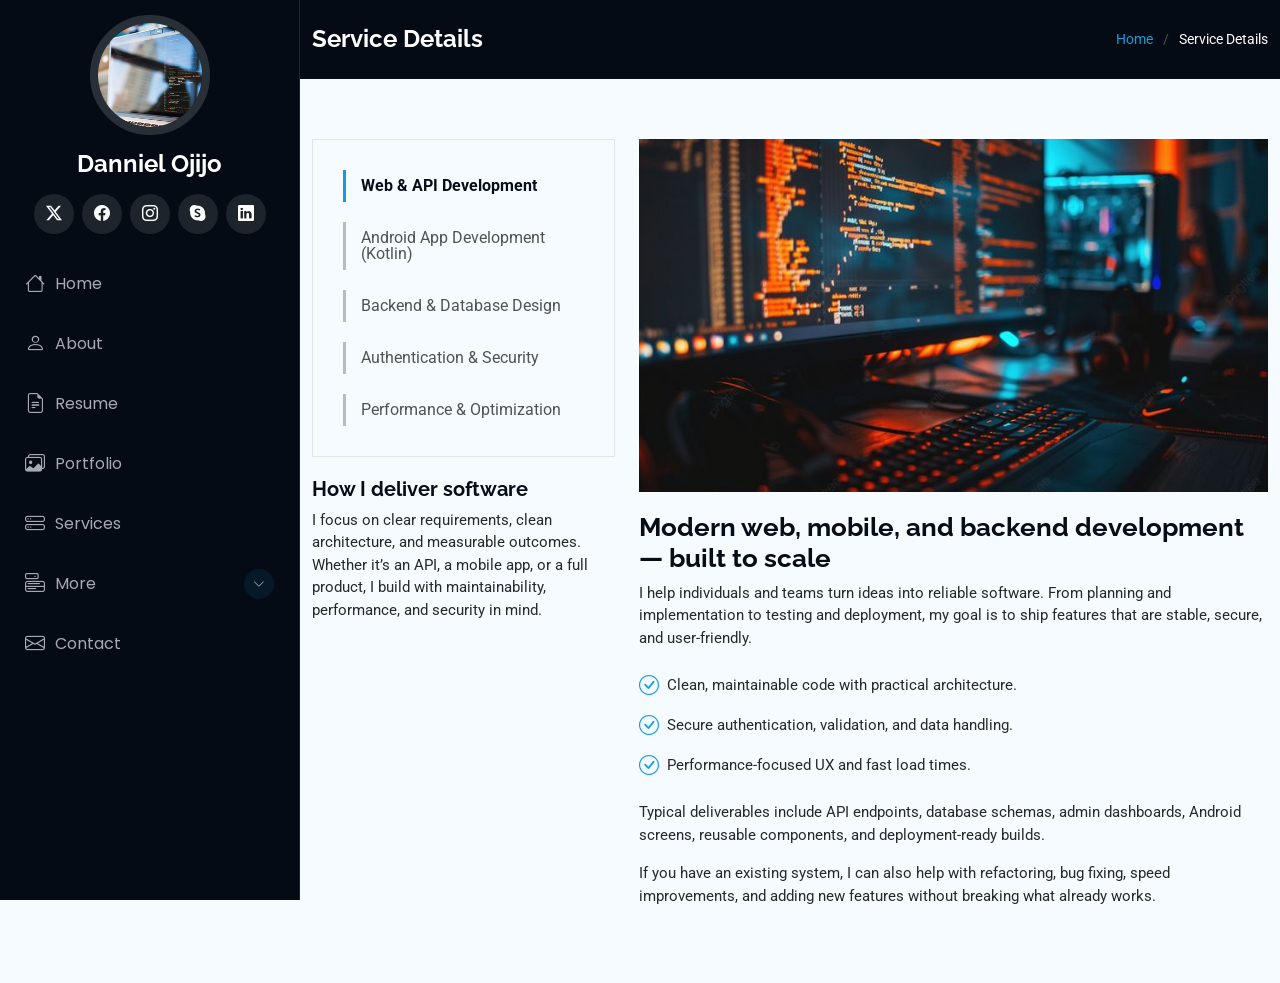
<file: service-details.html>
<!DOCTYPE html>
<html lang="en">

<head>
  <meta charset="utf-8">
  <meta content="width=device-width, initial-scale=1.0" name="viewport">
  <title>Service Details | Danniel Ojijo</title>
  <meta name="description" content="Software development services by Danniel Ojijo — full-stack web apps, Android (Kotlin), APIs, databases, performance, and ongoing maintenance.">
  <meta name="keywords" content="Software Development Services, Web Development, Android Kotlin, API Development, Database Design, Nairobi, Kenya">
  <meta name="robots" content="index, follow">

  <!-- Favicons -->
  <link href="assets/img/favicon.png" rel="icon">
  <link href="assets/img/apple-touch-icon.png" rel="apple-touch-icon">

  <!-- Fonts -->
  <link href="https://fonts.googleapis.com" rel="preconnect">
  <link href="https://fonts.gstatic.com" rel="preconnect" crossorigin>
  <link href="https://fonts.googleapis.com/css2?family=Roboto:ital,wght@0,100;0,300;0,400;0,500;0,700;0,900;1,100;1,300;1,400;1,500;1,700;1,900&family=Poppins:ital,wght@0,100;0,200;0,300;0,400;0,500;0,600;0,700;0,800;0,900;1,100;1,200;1,300;1,400;1,500;1,600;1,700;1,800;1,900&family=Raleway:ital,wght@0,100;0,200;0,300;0,400;0,500;0,600;0,700;0,800;0,900;1,100;1,200;1,300;1,400;1,500;1,600;1,700;1,800;1,900&display=swap" rel="stylesheet">

  <!-- Vendor CSS Files -->
  <link href="assets/vendor/bootstrap/css/bootstrap.min.css" rel="stylesheet">
  <link href="assets/vendor/bootstrap-icons/bootstrap-icons.css" rel="stylesheet">
  <link href="assets/vendor/aos/aos.css" rel="stylesheet">
  <link href="assets/vendor/glightbox/css/glightbox.min.css" rel="stylesheet">
  <link href="assets/vendor/swiper/swiper-bundle.min.css" rel="stylesheet">

  <!-- Main CSS File -->
  <link href="assets/css/main.css" rel="stylesheet">

  <!-- =======================================================
  * Template Name: iPortfolio
  * Template URL: https://bootstrapmade.com/iportfolio-bootstrap-portfolio-websites-template/
  * Updated: Jun 29 2024 with Bootstrap v5.3.3
  * Author: BootstrapMade.com
  * License: https://bootstrapmade.com/license/
  ======================================================== -->
</head>

<body class="service-details-page">

  <header id="header" class="header dark-background d-flex flex-column">
    <i class="header-toggle d-xl-none bi bi-list"></i>

    <div class="profile-img">
      <img src="assets/img/my-profile-img.jpg" alt="" class="img-fluid rounded-circle">
    </div>

    <a href="index.html" class="logo d-flex align-items-center justify-content-center">
      <!-- Uncomment the line below if you also wish to use an image logo -->
      <!-- <img src="assets/img/logo.png" alt=""> -->
      <h1 class="sitename">Danniel Ojijo</h1>
    </a>

    <div class="social-links text-center">
      <a href="#" class="twitter"><i class="bi bi-twitter-x"></i></a>
      <a href="#" class="facebook"><i class="bi bi-facebook"></i></a>
      <a href="#" class="instagram"><i class="bi bi-instagram"></i></a>
      <a href="#" class="google-plus"><i class="bi bi-skype"></i></a>
      <a href="#" class="linkedin"><i class="bi bi-linkedin"></i></a>
    </div>

    <nav id="navmenu" class="navmenu">
      <ul>
        <li><a href="index.html#hero"><i class="bi bi-house navicon"></i>Home</a></li>
        <li><a href="index.html#about"><i class="bi bi-person navicon"></i> About</a></li>
        <li><a href="index.html#resume"><i class="bi bi-file-earmark-text navicon"></i> Resume</a></li>
        <li><a href="index.html#portfolio"><i class="bi bi-images navicon"></i> Portfolio</a></li>
        <li><a href="index.html#services"><i class="bi bi-hdd-stack navicon"></i> Services</a></li>
        <li class="dropdown"><a href="#"><i class="bi bi-menu-button navicon"></i> <span>More</span> <i class="bi bi-chevron-down toggle-dropdown"></i></a>
          <ul>
            <li><a href="portfolio-details.html">Portfolio Details</a></li>
            <li><a href="service-details.html">Service Details</a></li>
            <li><a href="starter-page.html">Case Studies</a></li>
          </ul>
        </li>
        <li><a href="index.html#contact"><i class="bi bi-envelope navicon"></i> Contact</a></li>
      </ul>
    </nav>

  </header>

  <main class="main">

    <!-- Page Title -->
    <div class="page-title dark-background">
      <div class="container d-lg-flex justify-content-between align-items-center">
        <h1 class="mb-2 mb-lg-0">Service Details</h1>
        <nav class="breadcrumbs">
          <ol>
            <li><a href="index.html">Home</a></li>
            <li class="current">Service Details</li>
          </ol>
        </nav>
      </div>
    </div><!-- End Page Title -->

    <!-- Service Details Section -->
    <section id="service-details" class="service-details section">

      <div class="container">

        <div class="row gy-4">

          <div class="col-lg-4" data-aos="fade-up" data-aos-delay="100">
            <div class="services-list">
              <a href="#" class="active">Web &amp; API Development</a>
              <a href="#">Android App Development (Kotlin)</a>
              <a href="#">Backend &amp; Database Design</a>
              <a href="#">Authentication &amp; Security</a>
              <a href="#">Performance &amp; Optimization</a>
            </div>

            <h4>How I deliver software</h4>
            <p>I focus on clear requirements, clean architecture, and measurable outcomes. Whether it’s an API, a mobile app, or a full product, I build with maintainability, performance, and security in mind.</p>
          </div>

          <div class="col-lg-8" data-aos="fade-up" data-aos-delay="200">
            <img src="assets/img/services.jpeg" alt="Software development services" class="img-fluid services-img" loading="lazy">
            <h3>Modern web, mobile, and backend development — built to scale</h3>
            <p>
              I help individuals and teams turn ideas into reliable software. From planning and implementation to testing and deployment, my goal is to ship features that are stable, secure, and user-friendly.
            </p>
            <ul>
              <li><i class="bi bi-check-circle"></i> <span>Clean, maintainable code with practical architecture.</span></li>
              <li><i class="bi bi-check-circle"></i> <span>Secure authentication, validation, and data handling.</span></li>
              <li><i class="bi bi-check-circle"></i> <span>Performance-focused UX and fast load times.</span></li>
            </ul>
            <p>
              Typical deliverables include API endpoints, database schemas, admin dashboards, Android screens, reusable components, and deployment-ready builds.
            </p>
            <p>
              If you have an existing system, I can also help with refactoring, bug fixing, speed improvements, and adding new features without breaking what already works.
            </p>
          </div>

        </div>

      </div>

    </section><!-- /Service Details Section -->

  </main>

  <!-- Scroll Top -->
  <a href="#" id="scroll-top" class="scroll-top d-flex align-items-center justify-content-center"><i class="bi bi-arrow-up-short"></i></a>

  <!-- Preloader -->
  <div id="preloader"></div>

  <!-- Vendor JS Files -->
  <script src="assets/vendor/bootstrap/js/bootstrap.bundle.min.js"></script>
  <script src="assets/vendor/php-email-form/validate.js"></script>
  <script src="assets/vendor/aos/aos.js"></script>
  <script src="assets/vendor/typed.js/typed.umd.js"></script>
  <script src="assets/vendor/purecounter/purecounter_vanilla.js"></script>
  <script src="assets/vendor/waypoints/noframework.waypoints.js"></script>
  <script src="assets/vendor/glightbox/js/glightbox.min.js"></script>
  <script src="assets/vendor/imagesloaded/imagesloaded.pkgd.min.js"></script>
  <script src="assets/vendor/isotope-layout/isotope.pkgd.min.js"></script>
  <script src="assets/vendor/swiper/swiper-bundle.min.js"></script>

  <!-- Main JS File -->
  <script src="assets/js/main.js"></script>

</body>

</html>
</file>
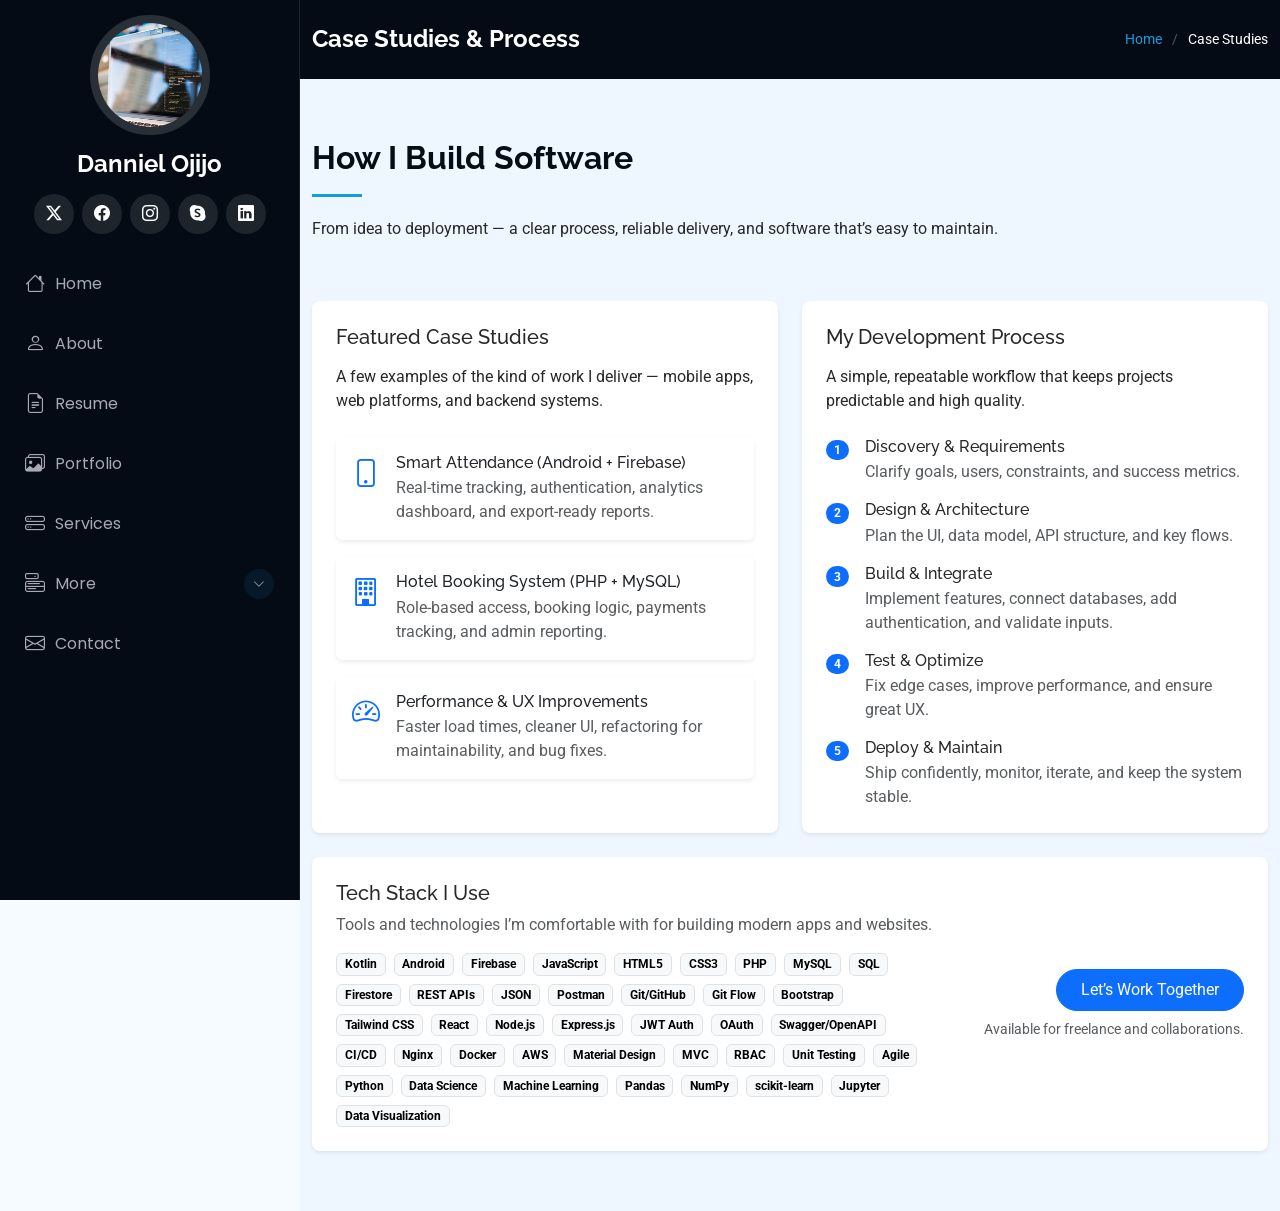
<file: starter-page.html>
<!DOCTYPE html>
<html lang="en">

<head>
  <meta charset="utf-8">
  <meta content="width=device-width, initial-scale=1.0" name="viewport">
  <title>Case Studies &amp; Process | Danniel Ojijo</title>
  <meta name="description" content="Case studies and development process — how Danniel Ojijo builds fast, secure, user-friendly software from idea to release.">
  <meta name="keywords" content="Case Study, Software Development Process, Android Kotlin, Web Development, APIs, Nairobi, Kenya">
  <meta name="robots" content="index, follow">

  <!-- Favicons -->
  <link href="assets/img/favicon.png" rel="icon">
  <link href="assets/img/apple-touch-icon.png" rel="apple-touch-icon">

  <!-- Fonts -->
  <link href="https://fonts.googleapis.com" rel="preconnect">
  <link href="https://fonts.gstatic.com" rel="preconnect" crossorigin>
  <link href="https://fonts.googleapis.com/css2?family=Roboto:ital,wght@0,100;0,300;0,400;0,500;0,700;0,900;1,100;1,300;1,400;1,500;1,700;1,900&family=Poppins:ital,wght@0,100;0,200;0,300;0,400;0,500;0,600;0,700;0,800;0,900;1,100;1,200;1,300;1,400;1,500;1,600;1,700;1,800;1,900&family=Raleway:ital,wght@0,100;0,200;0,300;0,400;0,500;0,600;0,700;0,800;0,900;1,100;1,200;1,300;1,400;1,500;1,600;1,700;1,800;1,900&display=swap" rel="stylesheet">

  <!-- Vendor CSS Files -->
  <link href="assets/vendor/bootstrap/css/bootstrap.min.css" rel="stylesheet">
  <link href="assets/vendor/bootstrap-icons/bootstrap-icons.css" rel="stylesheet">
  <link href="assets/vendor/aos/aos.css" rel="stylesheet">
  <link href="assets/vendor/glightbox/css/glightbox.min.css" rel="stylesheet">
  <link href="assets/vendor/swiper/swiper-bundle.min.css" rel="stylesheet">

  <!-- Main CSS File -->
  <link href="assets/css/main.css" rel="stylesheet">

  <!-- =======================================================
  * Template Name: iPortfolio
  * Template URL: https://bootstrapmade.com/iportfolio-bootstrap-portfolio-websites-template/
  * Updated: Jun 29 2024 with Bootstrap v5.3.3
  * Author: BootstrapMade.com
  * License: https://bootstrapmade.com/license/
  ======================================================== -->
</head>

<body class="starter-page-page">

  <header id="header" class="header dark-background d-flex flex-column">
    <i class="header-toggle d-xl-none bi bi-list"></i>

    <div class="profile-img">
      <img src="assets/img/my-profile-img.jpg" alt="" class="img-fluid rounded-circle">
    </div>

    <a href="index.html" class="logo d-flex align-items-center justify-content-center">
      <!-- Uncomment the line below if you also wish to use an image logo -->
      <!-- <img src="assets/img/logo.png" alt=""> -->
      <h1 class="sitename">Danniel Ojijo</h1>
    </a>

    <div class="social-links text-center">
      <a href="#" class="twitter"><i class="bi bi-twitter-x"></i></a>
      <a href="#" class="facebook"><i class="bi bi-facebook"></i></a>
      <a href="#" class="instagram"><i class="bi bi-instagram"></i></a>
      <a href="#" class="google-plus"><i class="bi bi-skype"></i></a>
      <a href="#" class="linkedin"><i class="bi bi-linkedin"></i></a>
    </div>

    <nav id="navmenu" class="navmenu">
      <ul>
        <li><a href="index.html#hero"><i class="bi bi-house navicon"></i>Home</a></li>
        <li><a href="index.html#about"><i class="bi bi-person navicon"></i> About</a></li>
        <li><a href="index.html#resume"><i class="bi bi-file-earmark-text navicon"></i> Resume</a></li>
        <li><a href="index.html#portfolio"><i class="bi bi-images navicon"></i> Portfolio</a></li>
        <li><a href="index.html#services"><i class="bi bi-hdd-stack navicon"></i> Services</a></li>
        <li class="dropdown"><a href="#"><i class="bi bi-menu-button navicon"></i> <span>More</span> <i class="bi bi-chevron-down toggle-dropdown"></i></a>
          <ul>
            <li><a href="portfolio-details.html">Portfolio Details</a></li>
            <li><a href="service-details.html">Service Details</a></li>
            <li><a href="starter-page.html">Case Studies</a></li>
          </ul>
        </li>
        <li><a href="index.html#contact"><i class="bi bi-envelope navicon"></i> Contact</a></li>
      </ul>
    </nav>

  </header>

  <main class="main">

    <!-- Page Title -->
    <div class="page-title dark-background">
      <div class="container d-lg-flex justify-content-between align-items-center">
        <h1 class="mb-2 mb-lg-0">Case Studies &amp; Process</h1>
        <nav class="breadcrumbs">
          <ol>
            <li><a href="index.html">Home</a></li>
            <li class="current">Case Studies</li>
          </ol>
        </nav>
      </div>
    </div><!-- End Page Title -->

    <!-- Starter Section Section -->
    <section id="starter-section" class="starter-section section light-background">

      <!-- Section Title -->
      <div class="container section-title" data-aos="fade-up">
        <h2>How I Build Software</h2>
        <p>From idea to deployment — a clear process, reliable delivery, and software that’s easy to maintain.</p>
      </div><!-- End Section Title -->

      <div class="container" data-aos="fade-up" data-aos-delay="100">
        <div class="row gy-4">
          <div class="col-lg-6">
            <div class="p-4 rounded-3 bg-white shadow-sm h-100">
              <h3 class="h5 mb-3">Featured Case Studies</h3>
              <p class="mb-4">A few examples of the kind of work I deliver — mobile apps, web platforms, and backend systems.</p>

              <div class="row gy-3">
                <div class="col-12">
                  <div class="card border-0 shadow-sm">
                    <div class="card-body">
                      <div class="d-flex align-items-start gap-3">
                        <div class="flex-shrink-0">
                          <i class="bi bi-phone fs-3 text-primary"></i>
                        </div>
                        <div class="flex-grow-1">
                          <h4 class="h6 mb-1">Smart Attendance (Android + Firebase)</h4>
                          <p class="mb-0 text-muted">Real-time tracking, authentication, analytics dashboard, and export-ready reports.</p>
                        </div>
                      </div>
                    </div>
                  </div>
                </div>

                <div class="col-12">
                  <div class="card border-0 shadow-sm">
                    <div class="card-body">
                      <div class="d-flex align-items-start gap-3">
                        <div class="flex-shrink-0">
                          <i class="bi bi-building fs-3 text-primary"></i>
                        </div>
                        <div class="flex-grow-1">
                          <h4 class="h6 mb-1">Hotel Booking System (PHP + MySQL)</h4>
                          <p class="mb-0 text-muted">Role-based access, booking logic, payments tracking, and admin reporting.</p>
                        </div>
                      </div>
                    </div>
                  </div>
                </div>

                <div class="col-12">
                  <div class="card border-0 shadow-sm">
                    <div class="card-body">
                      <div class="d-flex align-items-start gap-3">
                        <div class="flex-shrink-0">
                          <i class="bi bi-speedometer2 fs-3 text-primary"></i>
                        </div>
                        <div class="flex-grow-1">
                          <h4 class="h6 mb-1">Performance &amp; UX Improvements</h4>
                          <p class="mb-0 text-muted">Faster load times, cleaner UI, refactoring for maintainability, and bug fixes.</p>
                        </div>
                      </div>
                    </div>
                  </div>
                </div>
              </div>
            </div>
          </div>

          <div class="col-lg-6">
            <div class="p-4 rounded-3 bg-white shadow-sm h-100">
              <h3 class="h5 mb-3">My Development Process</h3>
              <p class="mb-4">A simple, repeatable workflow that keeps projects predictable and high quality.</p>

              <div class="vstack gap-3">
                <div class="d-flex gap-3">
                  <div class="flex-shrink-0">
                    <span class="badge rounded-pill bg-primary">1</span>
                  </div>
                  <div>
                    <h4 class="h6 mb-1">Discovery &amp; Requirements</h4>
                    <p class="mb-0 text-muted">Clarify goals, users, constraints, and success metrics.</p>
                  </div>
                </div>

                <div class="d-flex gap-3">
                  <div class="flex-shrink-0">
                    <span class="badge rounded-pill bg-primary">2</span>
                  </div>
                  <div>
                    <h4 class="h6 mb-1">Design &amp; Architecture</h4>
                    <p class="mb-0 text-muted">Plan the UI, data model, API structure, and key flows.</p>
                  </div>
                </div>

                <div class="d-flex gap-3">
                  <div class="flex-shrink-0">
                    <span class="badge rounded-pill bg-primary">3</span>
                  </div>
                  <div>
                    <h4 class="h6 mb-1">Build &amp; Integrate</h4>
                    <p class="mb-0 text-muted">Implement features, connect databases, add authentication, and validate inputs.</p>
                  </div>
                </div>

                <div class="d-flex gap-3">
                  <div class="flex-shrink-0">
                    <span class="badge rounded-pill bg-primary">4</span>
                  </div>
                  <div>
                    <h4 class="h6 mb-1">Test &amp; Optimize</h4>
                    <p class="mb-0 text-muted">Fix edge cases, improve performance, and ensure great UX.</p>
                  </div>
                </div>

                <div class="d-flex gap-3">
                  <div class="flex-shrink-0">
                    <span class="badge rounded-pill bg-primary">5</span>
                  </div>
                  <div>
                    <h4 class="h6 mb-1">Deploy &amp; Maintain</h4>
                    <p class="mb-0 text-muted">Ship confidently, monitor, iterate, and keep the system stable.</p>
                  </div>
                </div>
              </div>
            </div>
          </div>

          <div class="col-12">
            <div class="p-4 rounded-3 bg-white shadow-sm">
              <div class="row gy-4 align-items-center">
                <div class="col-lg-8">
                  <h3 class="h5 mb-2">Tech Stack I Use</h3>
                  <p class="mb-3 text-muted">Tools and technologies I’m comfortable with for building modern apps and websites.</p>
                  <div class="d-flex flex-wrap gap-2">
                    <span class="badge text-bg-light border">Kotlin</span>
                    <span class="badge text-bg-light border">Android</span>
                    <span class="badge text-bg-light border">Firebase</span>
                    <span class="badge text-bg-light border">JavaScript</span>
                    <span class="badge text-bg-light border">HTML5</span>
                    <span class="badge text-bg-light border">CSS3</span>
                    <span class="badge text-bg-light border">PHP</span>
                    <span class="badge text-bg-light border">MySQL</span>
                    <span class="badge text-bg-light border">SQL</span>
                    <span class="badge text-bg-light border">Firestore</span>
                    <span class="badge text-bg-light border">REST APIs</span>
                    <span class="badge text-bg-light border">JSON</span>
                    <span class="badge text-bg-light border">Postman</span>
                    <span class="badge text-bg-light border">Git/GitHub</span>
                    <span class="badge text-bg-light border">Git Flow</span>
                    <span class="badge text-bg-light border">Bootstrap</span>
                    <span class="badge text-bg-light border">Tailwind CSS</span>
                    <span class="badge text-bg-light border">React</span>
                    <span class="badge text-bg-light border">Node.js</span>
                    <span class="badge text-bg-light border">Express.js</span>
                    <span class="badge text-bg-light border">JWT Auth</span>
                    <span class="badge text-bg-light border">OAuth</span>
                    <span class="badge text-bg-light border">Swagger/OpenAPI</span>
                    <span class="badge text-bg-light border">CI/CD</span>
                    <span class="badge text-bg-light border">Nginx</span>
                    <span class="badge text-bg-light border">Docker</span>
                    <span class="badge text-bg-light border">AWS</span>
                    <span class="badge text-bg-light border">Material Design</span>
                    <span class="badge text-bg-light border">MVC</span>
                    <span class="badge text-bg-light border">RBAC</span>
                    <span class="badge text-bg-light border">Unit Testing</span>
                    <span class="badge text-bg-light border">Agile</span>
                    <span class="badge text-bg-light border">Python</span>
                    <span class="badge text-bg-light border">Data Science</span>
                    <span class="badge text-bg-light border">Machine Learning</span>
                    <span class="badge text-bg-light border">Pandas</span>
                    <span class="badge text-bg-light border">NumPy</span>
                    <span class="badge text-bg-light border">scikit-learn</span>
                    <span class="badge text-bg-light border">Jupyter</span>
                    <span class="badge text-bg-light border">Data Visualization</span>
                  </div>
                </div>
                <div class="col-lg-4 text-lg-end">
                  <a href="index.html#contact" class="btn btn-primary rounded-pill px-4 py-2">
                    Let’s Work Together
                  </a>
                  <div class="small text-muted mt-2">Available for freelance and collaborations.</div>
                </div>
              </div>
            </div>
          </div>

        </div>
      </div>

    </section><!-- /Starter Section Section -->

  </main>

  <!-- Scroll Top -->
  <a href="#" id="scroll-top" class="scroll-top d-flex align-items-center justify-content-center"><i class="bi bi-arrow-up-short"></i></a>

  <!-- Preloader -->
  <div id="preloader"></div>

  <!-- Vendor JS Files -->
  <script src="assets/vendor/bootstrap/js/bootstrap.bundle.min.js"></script>
  <script src="assets/vendor/php-email-form/validate.js"></script>
  <script src="assets/vendor/aos/aos.js"></script>
  <script src="assets/vendor/typed.js/typed.umd.js"></script>
  <script src="assets/vendor/purecounter/purecounter_vanilla.js"></script>
  <script src="assets/vendor/waypoints/noframework.waypoints.js"></script>
  <script src="assets/vendor/glightbox/js/glightbox.min.js"></script>
  <script src="assets/vendor/imagesloaded/imagesloaded.pkgd.min.js"></script>
  <script src="assets/vendor/isotope-layout/isotope.pkgd.min.js"></script>
  <script src="assets/vendor/swiper/swiper-bundle.min.js"></script>

  <!-- Main JS File -->
  <script src="assets/js/main.js"></script>

</body>

</html>
</file>
<file: assets/css/main.css>
/**
* Template Name: iPortfolio
* Template URL: https://bootstrapmade.com/iportfolio-bootstrap-portfolio-websites-template/
* Updated: Jun 29 2024 with Bootstrap v5.3.3
* Author: BootstrapMade.com
* License: https://bootstrapmade.com/license/
*/

/*--------------------------------------------------------------
# Font & Color Variables
# Help: https://bootstrapmade.com/color-system/
--------------------------------------------------------------*/
/* Fonts */
:root {
  --default-font: "Roboto",  system-ui, -apple-system, "Segoe UI", Roboto, "Helvetica Neue", Arial, "Noto Sans", "Liberation Sans", sans-serif, "Apple Color Emoji", "Segoe UI Emoji", "Segoe UI Symbol", "Noto Color Emoji";
  --heading-font: "Raleway",  sans-serif;
  --nav-font: "Poppins",  sans-serif;
}

/* Global Colors - The following color variables are used throughout the website. Updating them here will change the color scheme of the entire website */
:root { 
  --background-color: #f6fbff; /* Background color for the entire website, including individual sections */
  --default-color: #272829; /* Default color used for the majority of the text content across the entire website */
  --heading-color: #050d18; /* Color for headings, subheadings and title throughout the website */
  --accent-color: #149ddd; /* Accent color that represents your brand on the website. It's used for buttons, links, and other elements that need to stand out */
  --surface-color: #ffffff; /* The surface color is used as a background of boxed elements within sections, such as cards, icon boxes, or other elements that require a visual separation from the global background. */
  --contrast-color: #ffffff; /* Contrast color for text, ensuring readability against backgrounds of accent, heading, or default colors. */
}

/* Nav Menu Colors - The following color variables are used specifically for the navigation menu. They are separate from the global colors to allow for more customization options */
:root {
  --nav-color: #a8a9b4;  /* The default color of the main navmenu links */
  --nav-hover-color: #ffffff; /* Applied to main navmenu links when they are hovered over or active */
  --nav-mobile-background-color: #040b14; /* Used as the background color for mobile navigation menu */
  --nav-dropdown-background-color: #040b14; /* Used as the background color for dropdown items that appear when hovering over primary navigation items */
  --nav-dropdown-color: #a8a9b4; /* Used for navigation links of the dropdown items in the navigation menu. */
  --nav-dropdown-hover-color: #ffffff; /* Similar to --nav-hover-color, this color is applied to dropdown navigation links when they are hovered over. */
}

/* Color Presets - These classes override global colors when applied to any section or element, providing reuse of the sam color scheme. */

.light-background {
  --background-color: #eef7ff;
  --surface-color: #ffffff;
}

.dark-background {
  --background-color: #040b14;
  --default-color: #ffffff;
  --heading-color: #ffffff;
  --surface-color: #151f2b;
  --contrast-color: #ffffff;
}

/* Smooth scroll */
:root {
  scroll-behavior: smooth;
}

/*--------------------------------------------------------------
# General Styling & Shared Classes
--------------------------------------------------------------*/
body {
  color: var(--default-color);
  background-color: var(--background-color);
  font-family: var(--default-font);
}

a {
  color: var(--accent-color);
  text-decoration: none;
  transition: 0.3s;
}

a:hover {
  color: color-mix(in srgb, var(--accent-color), transparent 25%);
  text-decoration: none;
}

h1,
h2,
h3,
h4,
h5,
h6 {
  color: var(--heading-color);
  font-family: var(--heading-font);
}

/* PHP Email Form Messages
------------------------------*/
.php-email-form .error-message {
  display: none;
  background: #df1529;
  color: #ffffff;
  text-align: left;
  padding: 15px;
  margin-bottom: 24px;
  font-weight: 600;
}

.php-email-form .sent-message {
  display: none;
  color: #ffffff;
  background: #059652;
  text-align: center;
  padding: 15px;
  margin-bottom: 24px;
  font-weight: 600;
}

.php-email-form .loading {
  display: none;
  background: var(--surface-color);
  text-align: center;
  padding: 15px;
  margin-bottom: 24px;
}

.php-email-form .loading:before {
  content: "";
  display: inline-block;
  border-radius: 50%;
  width: 24px;
  height: 24px;
  margin: 0 10px -6px 0;
  border: 3px solid var(--accent-color);
  border-top-color: var(--surface-color);
  animation: php-email-form-loading 1s linear infinite;
}

@keyframes php-email-form-loading {
  0% {
    transform: rotate(0deg);
  }

  100% {
    transform: rotate(360deg);
  }
}

/*--------------------------------------------------------------
# Global Header
--------------------------------------------------------------*/
.header {
  color: var(--default-color);
  background-color: var(--background-color);
  position: fixed;
  top: 0;
  left: 0;
  bottom: 0;
  padding: 0 15px;
  width: 300px;
  transition: all ease-in-out 0.3s;
  overflow-y: auto;
  z-index: 997;
  border-right: 1px solid color-mix(in srgb, var(--default-color), transparent 90%);
}

.header .profile-img img {
  margin: 15px auto;
  display: block;
  width: 120px;
  border: 8px solid color-mix(in srgb, var(--default-color), transparent 85%);
}

.header .logo {
  line-height: 1;
  margin-bottom: 15px;
}

.header .logo img {
  max-height: 32px;
  margin-right: 8px;
}

.header .logo h1 {
  font-size: 24px;
  margin: 0;
  font-weight: 700;
  color: var(--heading-color);
}

.header .social-links {
  margin: 0 0 20px 0;
}

.header .social-links a {
  font-size: 16px;
  display: inline-flex;
  align-items: center;
  justify-content: center;
  background: color-mix(in srgb, var(--default-color), transparent 90%);
  color: var(--default-color);
  margin: 0 2px;
  border-radius: 50%;
  text-align: center;
  width: 40px;
  height: 40px;
  transition: 0.3s;
}

.header .social-links a:hover {
  color: var(--contrast-color);
  background: var(--accent-color);
}

@media (min-width: 1200px) {

  .header~main,
  .header~#footer {
    margin-left: 300px;
  }
}

@media (max-width: 1199px) {
  .header {
    left: -100%;
  }
}

.header.header-show {
  left: 0;
}

.header .header-toggle {
  color: var(--contrast-color);
  background-color: var(--accent-color);
  font-size: 22px;
  display: flex;
  align-items: center;
  justify-content: center;
  width: 40px;
  height: 40px;
  border-radius: 50%;
  cursor: pointer;
  position: fixed;
  top: 15px;
  right: 15px;
  z-index: 9999;
  transition: background-color 0.3s;
}

.header .header-toggle:hover {
  color: var(--contrast-color);
  background-color: color-mix(in srgb, var(--accent-color) 90%, white 15%);
}

/*--------------------------------------------------------------
# Navigation Menu
--------------------------------------------------------------*/
.mobile-nav-toggle {
  display: none;
}

.navmenu {
  padding: 0;
  z-index: 9997;
}

.navmenu ul {
  list-style: none;
  padding: 0 0 20px 0;
  margin: 0;
}

.navmenu a,
.navmenu a:focus {
  color: var(--nav-color);
  padding: 15px 10px;
  font-family: var(--nav-font);
  font-size: 16px;
  font-weight: 400;
  display: flex;
  align-items: center;
  white-space: nowrap;
  transition: 0.3s;
  width: 100%;
}

.navmenu a .navicon,
.navmenu a:focus .navicon {
  font-size: 20px;
  margin-right: 10px;
}

.navmenu a .toggle-dropdown,
.navmenu a:focus .toggle-dropdown {
  font-size: 12px;
  line-height: 0;
  margin-left: auto;
  width: 30px;
  height: 30px;
  display: flex;
  align-items: center;
  justify-content: center;
  border-radius: 50%;
  transition: 0.3s;
  flex-shrink: 0;
  background-color: color-mix(in srgb, var(--accent-color), transparent 90%);
}

.navmenu a .toggle-dropdown:hover,
.navmenu a:focus .toggle-dropdown:hover {
  background-color: var(--accent-color);
  color: var(--contrast-color);
}

.navmenu a:hover,
.navmenu .active,
.navmenu .active:focus {
  color: var(--nav-hover-color);
}

.navmenu a:hover .navicon,
.navmenu .active .navicon,
.navmenu .active:focus .navicon {
  color: var(--accent-color);
}

.navmenu .active .toggle-dropdown,
.navmenu .active:focus .toggle-dropdown {
  background-color: var(--accent-color);
  color: var(--contrast-color);
  transform: rotate(180deg);
}

.navmenu .dropdown {
  display: block;
}

.navmenu .dropdown a,
.navmenu .dropdown a:focus {
  color: --nav-dropdown-color;
}

.navmenu .dropdown a:hover,
.navmenu .dropdown .active,
.navmenu .dropdown .active:focus {
  color: var(--nav-dropdown-hover-color);
}

.navmenu .dropdown ul {
  position: static;
  display: none;
  z-index: 99;
  padding: 5px 10px;
  margin: 5px 10px;
  background-color: var(--nav-dropdown-background-color);
  border: 1px solid color-mix(in srgb, var(--default-color), transparent 90%);
  box-shadow: none;
  transition: all 0.5s ease-in-out;
}

.navmenu .dropdown ul ul {
  background-color: rgba(33, 37, 41, 0.1);
}

.navmenu .dropdown>.dropdown-active {
  display: block;
  background-color: rgba(33, 37, 41, 0.03);
}

/*--------------------------------------------------------------
# Global Footer
--------------------------------------------------------------*/
.footer {
  color: var(--default-color);
  background-color: var(--background-color);
  font-size: 14px;
  padding: 40px 0;
  position: relative;
  border-top: 1px solid color-mix(in srgb, var(--default-color), transparent 90%);
}

.footer .copyright p {
  margin-bottom: 0;
}

.footer .credits {
  margin-top: 4px;
  font-size: 13px;
  text-align: center;
}

/*--------------------------------------------------------------
# Preloader
--------------------------------------------------------------*/
#preloader {
  position: fixed;
  inset: 0;
  z-index: 999999;
  overflow: hidden;
  background: var(--background-color);
  transition: all 0.6s ease-out;
}

#preloader:before {
  content: "";
  position: fixed;
  top: calc(50% - 30px);
  left: calc(50% - 30px);
  border: 6px solid #ffffff;
  border-color: var(--accent-color) transparent var(--accent-color) transparent;
  border-radius: 50%;
  width: 60px;
  height: 60px;
  animation: animate-preloader 1.5s linear infinite;
}

@keyframes animate-preloader {
  0% {
    transform: rotate(0deg);
  }

  100% {
    transform: rotate(360deg);
  }
}

/*--------------------------------------------------------------
# Scroll Top Button
--------------------------------------------------------------*/
.scroll-top {
  position: fixed;
  visibility: hidden;
  opacity: 0;
  right: 15px;
  bottom: -15px;
  z-index: 99999;
  background-color: var(--accent-color);
  width: 44px;
  height: 44px;
  border-radius: 50px;
  transition: all 0.4s;
}

.scroll-top i {
  font-size: 24px;
  color: var(--contrast-color);
  line-height: 0;
}

.scroll-top:hover {
  background-color: color-mix(in srgb, var(--accent-color), transparent 20%);
  color: var(--contrast-color);
}

.scroll-top.active {
  visibility: visible;
  opacity: 1;
  bottom: 15px;
}

/*--------------------------------------------------------------
# Disable aos animation delay on mobile devices
--------------------------------------------------------------*/
@media screen and (max-width: 768px) {
  [data-aos-delay] {
    transition-delay: 0 !important;
  }
}

/*--------------------------------------------------------------
# Global Page Titles & Breadcrumbs
--------------------------------------------------------------*/
.page-title {
  color: var(--default-color);
  background-color: var(--background-color);
  padding: 25px 0;
  position: relative;
}

.page-title h1 {
  font-size: 24px;
  font-weight: 700;
}

.page-title .breadcrumbs ol {
  display: flex;
  flex-wrap: wrap;
  list-style: none;
  padding: 0;
  margin: 0;
  font-size: 14px;
  font-weight: 400;
}

.page-title .breadcrumbs ol li+li {
  padding-left: 10px;
}

.page-title .breadcrumbs ol li+li::before {
  content: "/";
  display: inline-block;
  padding-right: 10px;
  color: color-mix(in srgb, var(--default-color), transparent 70%);
}

/*--------------------------------------------------------------
# Global Sections
--------------------------------------------------------------*/
section,
.section {
  color: var(--default-color);
  background-color: var(--background-color);
  padding: 60px 0;
  overflow: clip;
}

/*--------------------------------------------------------------
# Global Section Titles
--------------------------------------------------------------*/
.section-title {
  padding-bottom: 60px;
  position: relative;
}

.section-title h2 {
  font-size: 32px;
  font-weight: 700;
  margin-bottom: 20px;
  padding-bottom: 20px;
  position: relative;
}

.section-title h2:after {
  content: "";
  position: absolute;
  display: block;
  width: 50px;
  height: 3px;
  background: var(--accent-color);
  left: 0;
  bottom: 0;
}

.section-title p {
  margin-bottom: 0;
}

/*--------------------------------------------------------------
# Hero Section
--------------------------------------------------------------*/
.hero {
  width: 100%;
  min-height: 100vh;
  position: relative;
  padding: 80px 0;
  display: flex;
  align-items: center;
  justify-content: center;
}

.hero img,
.hero .hero-bg {
  position: absolute;
  inset: 0;
  display: block;
  width: 100%;
  height: 100%;
  object-fit: cover;
  z-index: 1;
}

.hero .hero-bg {
  background-image: url("../img/hero-bg.jpg");
  background-size: cover;
  background-position: center;
  transform: scale(1.02);
  animation: hero-kenburns 18s ease-in-out infinite alternate;
}

.hero:before {
  content: "";
  background: color-mix(in srgb, var(--background-color), transparent 70%);
  position: absolute;
  inset: 0;
  z-index: 2;
}

/* Developer-themed hero background for the home page */
.index-page .hero img {
  filter: saturate(1.05) contrast(1.05);
}

.index-page .hero .hero-bg {
  filter: saturate(1.05) contrast(1.05);
}

.index-page .hero:before {
  background:
    radial-gradient(1200px 650px at 15% 85%, rgba(20, 157, 221, 0.18), transparent 55%),
    radial-gradient(900px 520px at 85% 15%, rgba(34, 197, 94, 0.12), transparent 55%),
    linear-gradient(180deg, rgba(4, 11, 20, 0.35), rgba(4, 11, 20, 0.65));
}

.hero .hero-float {
  position: absolute;
  inset: 0;
  z-index: 2;
  pointer-events: none;
  overflow: hidden;
}

.hero .hero-float .blob {
  position: absolute;
  width: 520px;
  height: 520px;
  border-radius: 999px;
  filter: blur(30px);
  opacity: 0.45;
  mix-blend-mode: screen;
  background: radial-gradient(circle at 30% 30%, rgba(20, 157, 221, 0.9), rgba(20, 157, 221, 0) 65%);
  animation: hero-blob-float 14s ease-in-out infinite;
}

.hero .hero-float .blob-1 {
  top: -140px;
  left: -160px;
  animation-duration: 16s;
}

.hero .hero-float .blob-2 {
  right: -180px;
  top: 140px;
  background: radial-gradient(circle at 30% 30%, rgba(34, 197, 94, 0.85), rgba(34, 197, 94, 0) 65%);
  animation-duration: 18s;
  animation-delay: -4s;
}

.hero .hero-float .blob-3 {
  bottom: -200px;
  left: 35%;
  width: 640px;
  height: 640px;
  opacity: 0.28;
  background: radial-gradient(circle at 35% 35%, rgba(255, 255, 255, 0.55), rgba(255, 255, 255, 0) 68%);
  animation-duration: 22s;
  animation-delay: -7s;
}

.hero .hero-float .dot {
  position: absolute;
  width: 10px;
  height: 10px;
  border-radius: 999px;
  background: rgba(255, 255, 255, 0.55);
  box-shadow: 0 0 20px rgba(20, 157, 221, 0.35);
  opacity: 0.5;
  animation: hero-dot-drift 12s linear infinite;
}

.hero .hero-float .dot-1 { left: 10%; top: 35%; animation-duration: 14s; }
.hero .hero-float .dot-2 { left: 22%; top: 70%; animation-duration: 18s; animation-delay: -6s; }
.hero .hero-float .dot-3 { left: 48%; top: 20%; animation-duration: 16s; animation-delay: -9s; }
.hero .hero-float .dot-4 { left: 66%; top: 58%; animation-duration: 20s; animation-delay: -11s; }
.hero .hero-float .dot-5 { left: 82%; top: 32%; animation-duration: 15s; animation-delay: -4s; }
.hero .hero-float .dot-6 { left: 90%; top: 78%; animation-duration: 19s; animation-delay: -8s; }

@keyframes hero-kenburns {
  0% { transform: scale(1.04) translate3d(0, 0, 0); filter: saturate(1.05) contrast(1.05) brightness(0.95); }
  100% { transform: scale(1.10) translate3d(-2.5%, -1.5%, 0); filter: saturate(1.12) contrast(1.10) brightness(0.9); }
}

@keyframes hero-blob-float {
  0% { transform: translate3d(0, 0, 0) scale(1); }
  35% { transform: translate3d(60px, 30px, 0) scale(1.05); }
  70% { transform: translate3d(-40px, 55px, 0) scale(0.98); }
  100% { transform: translate3d(0, 0, 0) scale(1); }
}

@keyframes hero-dot-drift {
  0% { transform: translate3d(0, 0, 0); opacity: 0.25; }
  20% { opacity: 0.6; }
  100% { transform: translate3d(-120px, -220px, 0); opacity: 0.15; }
}

@media (prefers-reduced-motion: reduce) {
  .hero .hero-float .blob,
  .hero .hero-float .dot,
  .hero .hero-bg {
    animation: none !important;
  }
}

.hero .container {
  position: relative;
  z-index: 3;
}

.hero h2 {
  margin: 0;
  font-size: 64px;
  font-weight: 700;
}

.hero p {
  margin: 5px 0 0 0;
  font-size: 26px;
}

.hero p span {
  letter-spacing: 1px;
  border-bottom: 2px solid var(--accent-color);
}

.hero .social-links {
  margin-top: 25px;
}

.hero .social-links a {
  font-size: 24px;
  display: inline-block;
  color: color-mix(in srgb, var(--default-color), transparent 50%);
  line-height: 1;
  margin-right: 20px;
  transition: 0.3s;
}

.hero .social-links a:hover {
  color: var(--accent-color);
}

@media (max-width: 768px) {
  .hero h2 {
    font-size: 32px;
  }

  .hero p {
    font-size: 20px;
  }
}

/*--------------------------------------------------------------
# About Section
--------------------------------------------------------------*/
.about .content h2 {
  font-weight: 700;
  font-size: 24px;
}

.about .content ul {
  list-style: none;
  padding: 0;
}

.about .content ul li {
  margin-bottom: 20px;
  display: flex;
  align-items: center;
}

.about .content ul strong {
  margin-right: 10px;
}

.about .content ul i {
  font-size: 16px;
  margin-right: 5px;
  color: var(--accent-color);
  line-height: 0;
}

/*--------------------------------------------------------------
# Stats Section
--------------------------------------------------------------*/
.stats .stats-item {
  padding: 30px;
  width: 100%;
}

.stats .stats-item i {
  color: var(--accent-color);
  display: block;
  font-size: 44px;
  float: left;
  line-height: 0;
}

.stats .stats-item .purecounter {
  color: var(--heading-color);
  font-size: 48px;
  line-height: 40px;
  display: block;
  font-weight: 700;
  margin-left: 60px;
}

.stats .stats-item p {
  color: color-mix(in srgb, var(--default-color), transparent 40%);
  padding: 15px 0 0 0;
  margin: 0 0 0 60px;
  font-family: var(--heading-font);
  font-size: 14px;
}

/*--------------------------------------------------------------
# Skills Section
--------------------------------------------------------------*/
.skills .progress {
  height: 60px;
  display: block;
  background: none;
  border-radius: 0;
}

.skills .progress .skill {
  color: var(--heading-color);
  padding: 0;
  margin: 0 0 6px 0;
  text-transform: uppercase;
  display: block;
  font-weight: 600;
  font-family: var(--heading-font);
}

.skills .progress .skill .val {
  float: right;
  font-style: normal;
}

.skills .progress-bar-wrap {
  background: color-mix(in srgb, var(--default-color), transparent 90%);
  height: 10px;
}

.skills .progress-bar {
  width: 1px;
  height: 10px;
  transition: 0.9s;
  background-color: var(--accent-color);
}

/*--------------------------------------------------------------
# Resume Section
--------------------------------------------------------------*/
.resume .resume-title {
  color: var(--heading-color);
  font-size: 26px;
  font-weight: 700;
  margin-top: 20px;
  margin-bottom: 20px;
}

.resume .resume-item {
  padding: 0 0 20px 20px;
  margin-top: -2px;
  border-left: 2px solid var(--accent-color);
  position: relative;
}

.resume .resume-item h4 {
  line-height: 18px;
  font-size: 18px;
  font-weight: 600;
  text-transform: uppercase;
  color: color-mix(in srgb, var(--default-color), transparent 20%);
  margin-bottom: 10px;
}

.resume .resume-item h5 {
  font-size: 16px;
  padding: 5px 15px;
  display: inline-block;
  font-weight: 600;
  margin-bottom: 10px;
}

.resume .resume-item ul {
  padding-left: 20px;
}

.resume .resume-item ul li {
  padding-bottom: 10px;
}

.resume .resume-item:last-child {
  padding-bottom: 0;
}

.resume .resume-item::before {
  content: "";
  position: absolute;
  width: 16px;
  height: 16px;
  border-radius: 50px;
  left: -9px;
  top: 0;
  background: var(--background-color);
  border: 2px solid var(--accent-color);
}

/*--------------------------------------------------------------
# Portfolio Section
--------------------------------------------------------------*/
.portfolio .portfolio-filters {
  padding: 0;
  margin: 0 auto 20px auto;
  list-style: none;
  text-align: center;
}

.portfolio .portfolio-filters li {
  cursor: pointer;
  display: inline-block;
  padding: 0;
  font-size: 14px;
  font-weight: 400;
  margin: 0 10px;
  line-height: 1;
  text-transform: uppercase;
  margin-bottom: 10px;
  transition: all 0.3s ease-in-out;
}

.portfolio .portfolio-filters li:hover,
.portfolio .portfolio-filters li.filter-active {
  color: var(--accent-color);
}

.portfolio .portfolio-filters li:first-child {
  margin-left: 0;
}

.portfolio .portfolio-filters li:last-child {
  margin-right: 0;
}

@media (max-width: 575px) {
  .portfolio .portfolio-filters li {
    font-size: 14px;
    margin: 0 5px;
  }
}

.portfolio .portfolio-content {
  position: relative;
  overflow: hidden;
}

.portfolio .portfolio-content img {
  transition: 0.3s;
}

.portfolio .portfolio-content .portfolio-info {
  opacity: 0;
  position: absolute;
  inset: 0;
  z-index: 3;
  transition: all ease-in-out 0.3s;
  background: rgba(0, 0, 0, 0.6);
  padding: 15px;
}

.portfolio .portfolio-content .portfolio-info h4 {
  font-size: 14px;
  padding: 5px 10px;
  font-weight: 400;
  color: #ffffff;
  display: inline-block;
  background-color: var(--accent-color);
}

.portfolio .portfolio-content .portfolio-info p {
  position: absolute;
  bottom: 10px;
  text-align: center;
  display: inline-block;
  left: 0;
  right: 0;
  font-size: 16px;
  font-weight: 600;
  color: rgba(255, 255, 255, 0.8);
}

.portfolio .portfolio-content .portfolio-info .preview-link,
.portfolio .portfolio-content .portfolio-info .details-link {
  position: absolute;
  left: calc(50% - 40px);
  font-size: 26px;
  top: calc(50% - 14px);
  color: #fff;
  transition: 0.3s;
  line-height: 1.2;
}

.portfolio .portfolio-content .portfolio-info .preview-link:hover,
.portfolio .portfolio-content .portfolio-info .details-link:hover {
  color: var(--accent-color);
}

.portfolio .portfolio-content .portfolio-info .details-link {
  left: 50%;
  font-size: 34px;
  line-height: 0;
}

.portfolio .portfolio-content:hover .portfolio-info {
  opacity: 1;
}

.portfolio .portfolio-content:hover img {
  transform: scale(1.1);
}

/*--------------------------------------------------------------
# Services Section
--------------------------------------------------------------*/
.services .service-item {
  position: relative;
}

.services .service-item .icon {
  background: var(--accent-color);
  display: flex;
  align-items: center;
  justify-content: center;
  width: 54px;
  height: 54px;
  border-radius: 50%;
  transition: 0.5s;
  border: 1px solid var(--accent-color);
  margin-right: 20px;
}

.services .service-item .icon i {
  color: var(--contrast-color);
  font-size: 24px;
  line-height: 0;
}

.services .service-item:hover .icon {
  background: var(--surface-color);
}

.services .service-item:hover .icon i {
  color: var(--accent-color);
}

.services .service-item .title {
  font-weight: 700;
  margin-bottom: 15px;
  font-size: 18px;
}

.services .service-item .title a {
  color: var(--heading-color);
}

.services .service-item .title a:hover {
  color: var(--accent-color);
}

.services .service-item .description {
  line-height: 24px;
  font-size: 14px;
}

/*--------------------------------------------------------------
# Testimonials Section
--------------------------------------------------------------*/
.testimonials .testimonials-carousel,
.testimonials .testimonials-slider {
  overflow: hidden;
}

.testimonials .testimonial-item {
  box-sizing: content-box;
  text-align: center;
  min-height: 320px;
}

.testimonials .testimonial-item .testimonial-img {
  width: 90px;
  border-radius: 50%;
  margin: 0 auto;
}

.testimonials .testimonial-item h3 {
  font-size: 18px;
  font-weight: bold;
  margin: 10px 0 5px 0;
}

.testimonials .testimonial-item h4 {
  font-size: 14px;
  color: color-mix(in srgb, var(--default-color), transparent 20%);
  margin: 0;
}

.testimonials .testimonial-item .quote-icon-left,
.testimonials .testimonial-item .quote-icon-right {
  color: color-mix(in srgb, var(--accent-color), transparent 40%);
  font-size: 26px;
  line-height: 0;
}

.testimonials .testimonial-item .quote-icon-left {
  display: inline-block;
  left: -5px;
  position: relative;
}

.testimonials .testimonial-item .quote-icon-right {
  display: inline-block;
  right: -5px;
  position: relative;
  top: 10px;
  transform: scale(-1, -1);
}

.testimonials .testimonial-item p {
  font-style: italic;
  margin: 0 15px 15px 15px;
  padding: 20px;
  background-color: var(--surface-color);
  position: relative;
  margin-bottom: 35px;
  border-radius: 6px;
  box-shadow: 0px 2px 15px rgba(0, 0, 0, 0.1);
}

.testimonials .testimonial-item p::after {
  content: "";
  width: 0;
  height: 0;
  border-top: 20px solid var(--surface-color);
  border-right: 20px solid transparent;
  border-left: 20px solid transparent;
  position: absolute;
  bottom: -20px;
  left: calc(50% - 20px);
}

.testimonials .swiper-wrapper {
  height: auto;
}

.testimonials .swiper-pagination {
  margin-top: 40px;
  position: relative;
}

.testimonials .swiper-pagination .swiper-pagination-bullet {
  width: 12px;
  height: 12px;
  background-color: var(--background-color);
  opacity: 1;
  border: 1px solid var(--accent-color);
}

.testimonials .swiper-pagination .swiper-pagination-bullet-active {
  background-color: var(--accent-color);
}

/*--------------------------------------------------------------
# Contact Section
--------------------------------------------------------------*/
.contact .info-wrap {
  background-color: var(--surface-color);
  box-shadow: 0px 0px 20px rgba(0, 0, 0, 0.1);
  padding: 30px;
}

@media (max-width: 575px) {
  .contact .info-wrap {
    padding: 20px;
  }
}

.contact .info-item {
  margin-bottom: 40px;
}

.contact .info-item i {
  font-size: 20px;
  color: var(--accent-color);
  background: color-mix(in srgb, var(--accent-color), transparent 92%);
  width: 44px;
  height: 44px;
  display: flex;
  justify-content: center;
  align-items: center;
  border-radius: 50px;
  transition: all 0.3s ease-in-out;
  margin-right: 15px;
}

.contact .info-item h3 {
  padding: 0;
  font-size: 18px;
  font-weight: 700;
  margin-bottom: 5px;
}

.contact .info-item p {
  padding: 0;
  margin-bottom: 0;
  font-size: 14px;
}

.contact .info-item:hover i {
  background: var(--accent-color);
  color: var(--contrast-color);
}

.contact .php-email-form {
  background-color: var(--surface-color);
  height: 100%;
  padding: 30px;
  box-shadow: 0px 0px 20px rgba(0, 0, 0, 0.1);
}

@media (max-width: 575px) {
  .contact .php-email-form {
    padding: 20px;
  }
}

.contact .php-email-form input[type=text],
.contact .php-email-form input[type=email],
.contact .php-email-form textarea {
  font-size: 14px;
  padding: 10px 15px;
  box-shadow: none;
  border-radius: 0;
  color: var(--default-color);
  background-color: var(--surface-color);
  border-color: color-mix(in srgb, var(--default-color), transparent 80%);
}

.contact .php-email-form input[type=text]:focus,
.contact .php-email-form input[type=email]:focus,
.contact .php-email-form textarea:focus {
  border-color: var(--accent-color);
}

.contact .php-email-form input[type=text]::placeholder,
.contact .php-email-form input[type=email]::placeholder,
.contact .php-email-form textarea::placeholder {
  color: color-mix(in srgb, var(--default-color), transparent 70%);
}

.contact .php-email-form button[type=submit] {
  color: var(--contrast-color);
  background: var(--accent-color);
  border: 0;
  padding: 10px 30px;
  transition: 0.4s;
  border-radius: 50px;
}

.contact .php-email-form button[type=submit]:hover {
  background: color-mix(in srgb, var(--accent-color), transparent 25%);
}

/*--------------------------------------------------------------
# Portfolio Details Section
--------------------------------------------------------------*/
.portfolio-details .portfolio-details-slider img {
  width: 100%;
}

.portfolio-details .portfolio-details-slider .swiper-pagination {
  margin-top: 20px;
  position: relative;
}

.portfolio-details .portfolio-details-slider .swiper-pagination .swiper-pagination-bullet {
  width: 12px;
  height: 12px;
  background-color: color-mix(in srgb, var(--default-color), transparent 85%);
  opacity: 1;
}

.portfolio-details .portfolio-details-slider .swiper-pagination .swiper-pagination-bullet-active {
  background-color: var(--accent-color);
}

.portfolio-details .portfolio-info {
  padding: 30px;
  box-shadow: 0px 0 30px rgba(0, 0, 0, 0.1);
}

.portfolio-details .portfolio-info h3 {
  font-size: 22px;
  font-weight: 700;
  margin-bottom: 20px;
  padding-bottom: 20px;
  border-bottom: 1px solid color-mix(in srgb, var(--default-color), transparent 85%);
}

.portfolio-details .portfolio-info ul {
  list-style: none;
  padding: 0;
  font-size: 15px;
}

.portfolio-details .portfolio-info ul li+li {
  margin-top: 10px;
}

.portfolio-details .portfolio-description {
  padding-top: 30px;
}

.portfolio-details .portfolio-description h2 {
  font-size: 26px;
  font-weight: 700;
  margin-bottom: 20px;
}

.portfolio-details .portfolio-description p {
  padding: 0;
  color: color-mix(in srgb, var(--default-color), transparent 30%);
}

/*--------------------------------------------------------------
# Service Details Section
--------------------------------------------------------------*/
.service-details .services-list {
  padding: 10px 30px;
  border: 1px solid color-mix(in srgb, var(--default-color), transparent 90%);
  margin-bottom: 20px;
}

.service-details .services-list a {
  display: block;
  line-height: 1;
  padding: 8px 0 8px 15px;
  border-left: 3px solid color-mix(in srgb, var(--default-color), transparent 70%);
  margin: 20px 0;
  color: color-mix(in srgb, var(--default-color), transparent 20%);
  transition: 0.3s;
}

.service-details .services-list a.active {
  color: var(--heading-color);
  font-weight: 700;
  border-color: var(--accent-color);
}

.service-details .services-list a:hover {
  border-color: var(--accent-color);
}

.service-details .services-img {
  margin-bottom: 20px;
}

.service-details h3 {
  font-size: 26px;
  font-weight: 700;
}

.service-details h4 {
  font-size: 20px;
  font-weight: 700;
}

.service-details p {
  font-size: 15px;
}

.service-details ul {
  list-style: none;
  padding: 0;
  font-size: 15px;
}

.service-details ul li {
  padding: 5px 0;
  display: flex;
  align-items: center;
}

.service-details ul i {
  font-size: 20px;
  margin-right: 8px;
  color: var(--accent-color);
}

/*--------------------------------------------------------------
# Starter Section Section
--------------------------------------------------------------*/
.starter-section {
  /* Add your styles here */
}
</file>
